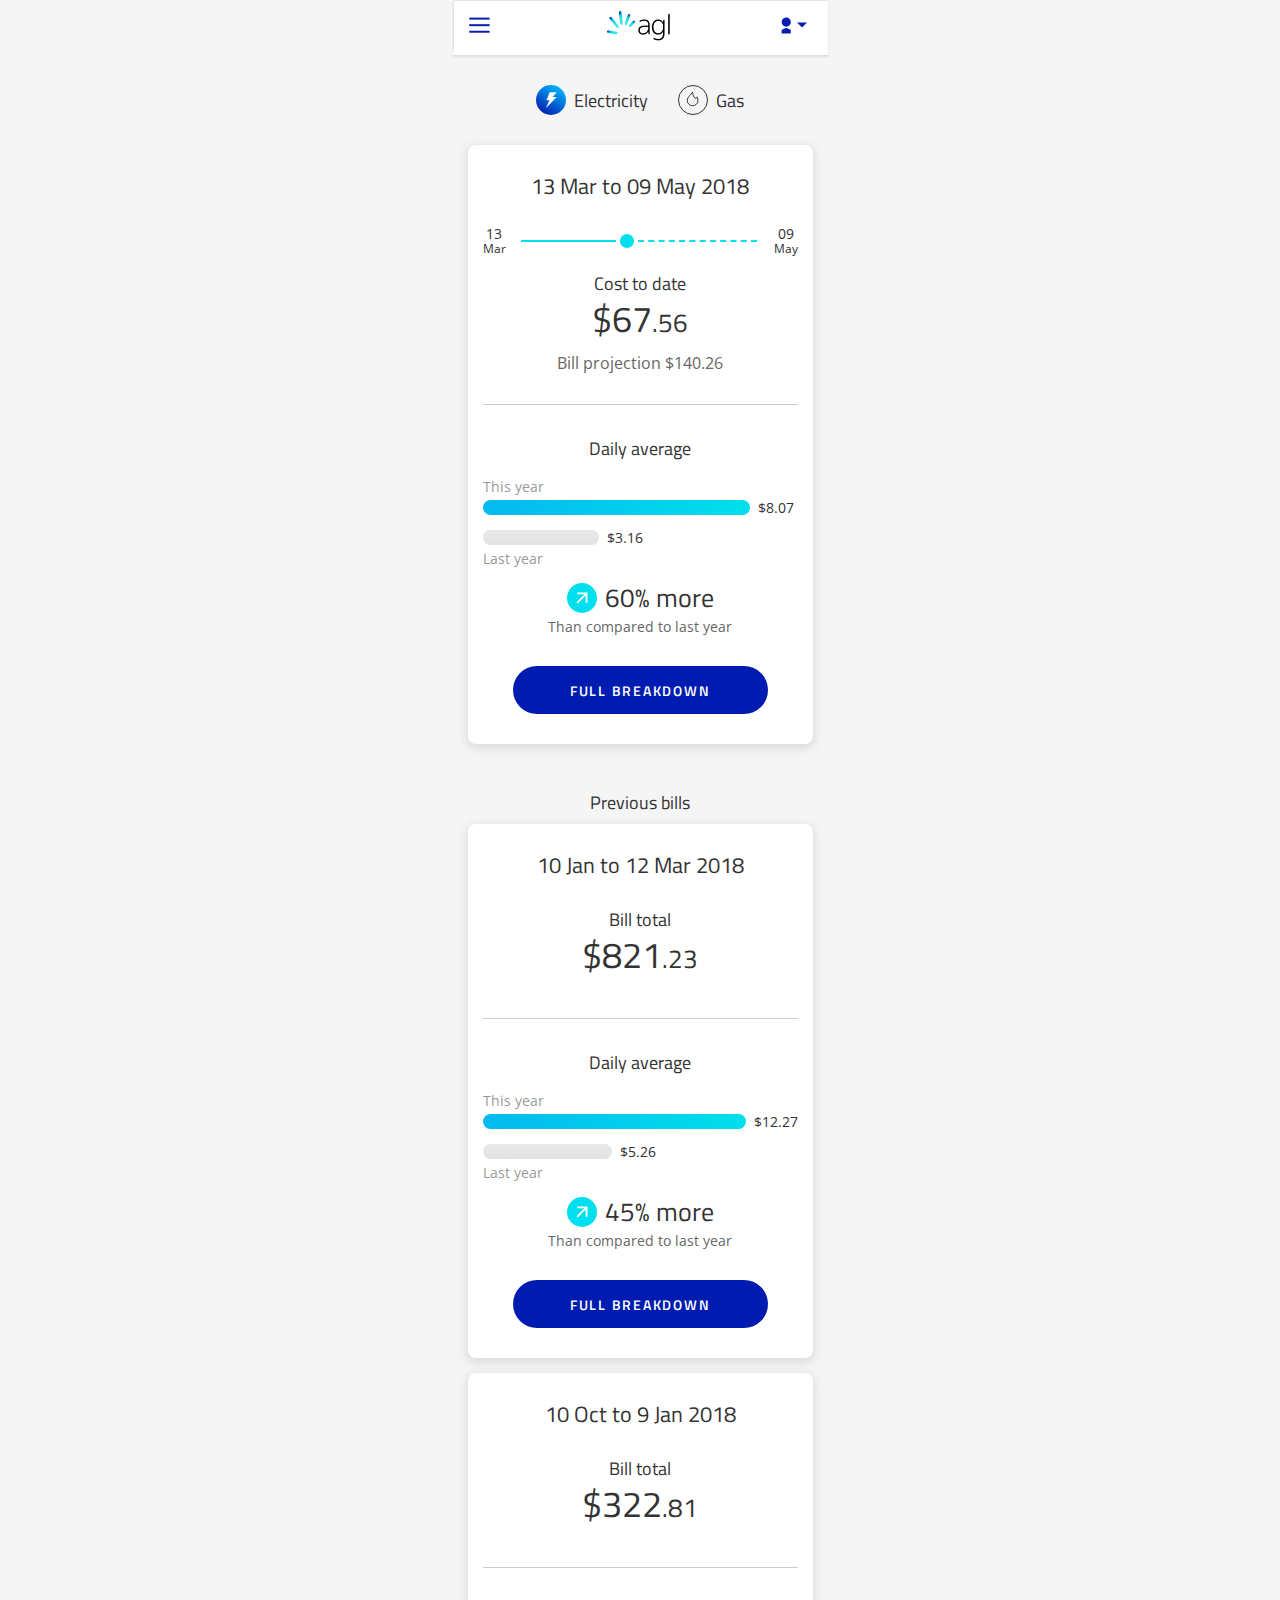
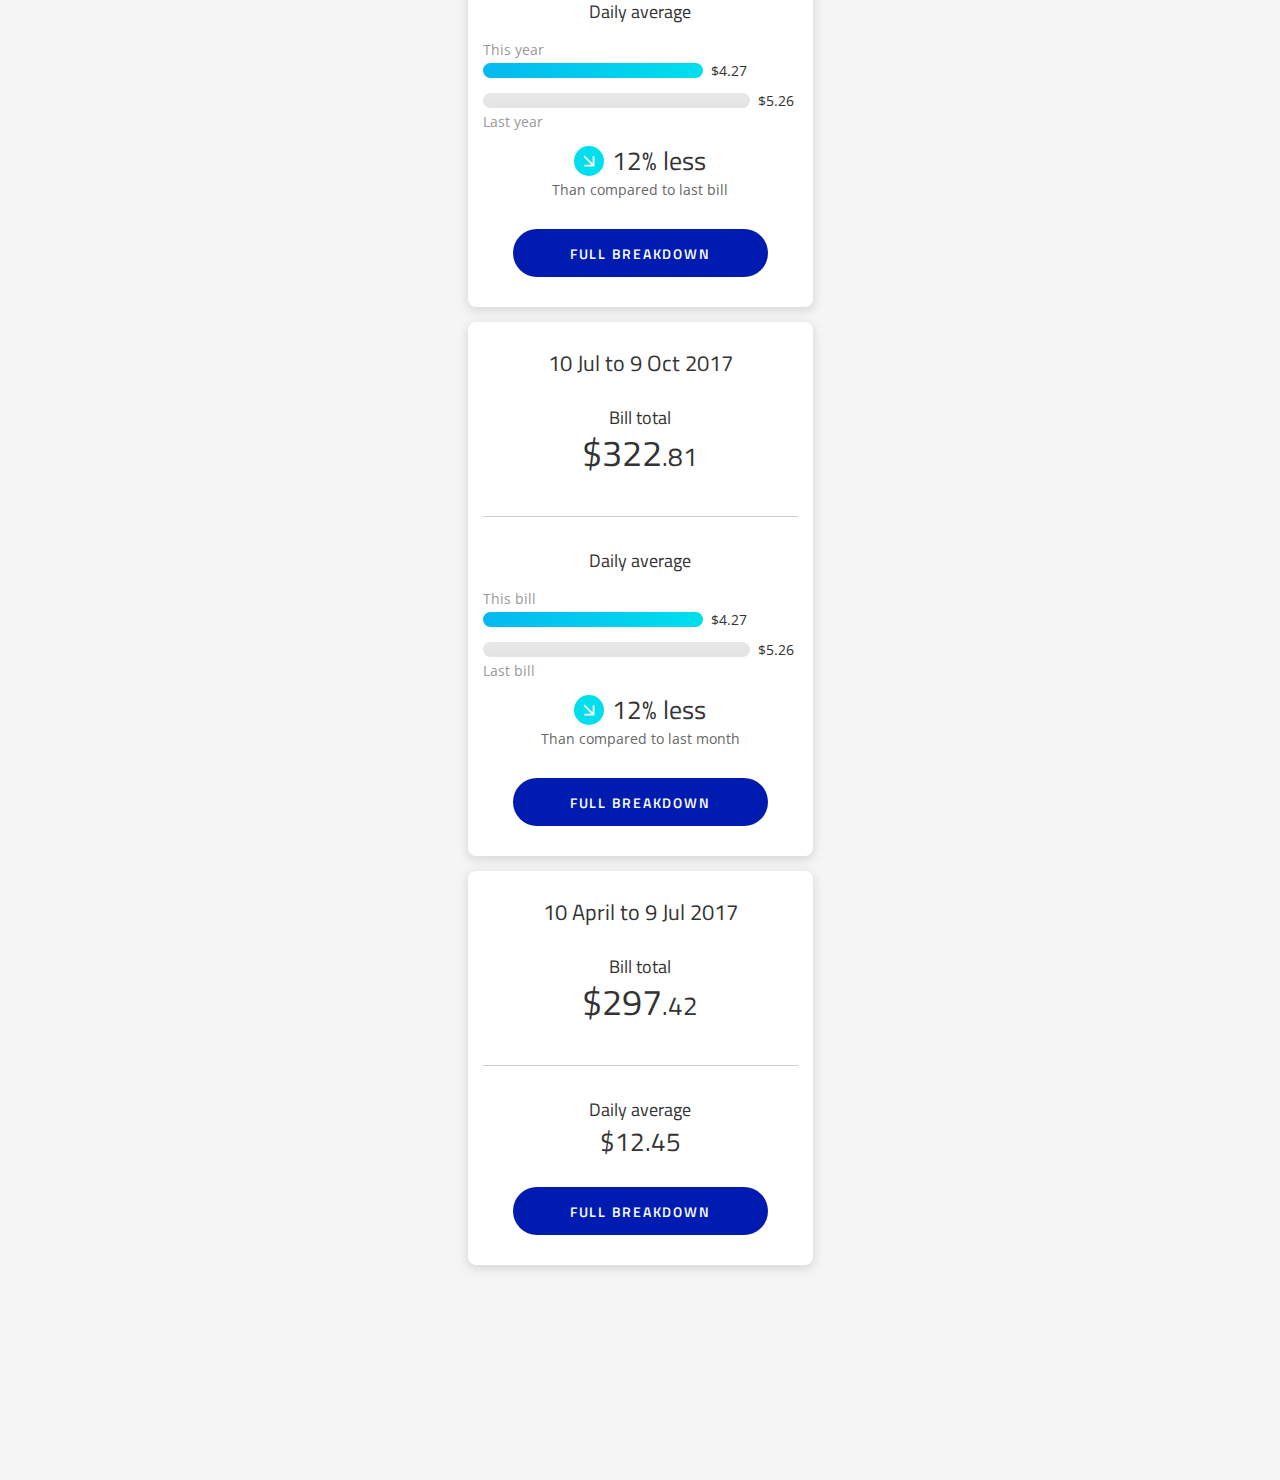
<file: index.html>
<!DOCTYPE html>
<html lang="en">
<head>
<meta charset="UTF-8">
<meta http-equiv="X-UA-Compatible" content="IE=edge">
<meta name="viewport" content="width=device-width, height=device-height, minimum-scale=1.0, initial-scale=1.0, user-scalable=0">
<meta name = "format-detection" content = "telephone=no">
<title>AGL Energy - Test</title>

<!-- Bootstrap -->
<link href="https://fonts.googleapis.com/css?family=Open+Sans:400,700|Titillium+Web:400,600, 700" rel="stylesheet">
<link href="https://fonts.googleapis.com/icon?family=Material+Icons" rel="stylesheet">
<link href="css/variables.css" rel="stylesheet">
<link href="css/usage-bp-mobile.css" rel="stylesheet">



<!-- HTML5 shim and Respond.js for IE8 support of HTML5 elements and media queries -->
<!-- WARNING: Respond.js doesn't work if you view the page via file:// -->
<!--[if lt IE 9]>
      <script src="https://oss.maxcdn.com/html5shiv/3.7.2/html5shiv.min.js"></script>
      <script src="https://oss.maxcdn.com/respond/1.4.2/respond.min.js"></script>
    <![endif]-->
    
    
<style>
</style>


</head>
<body>

<!-- Content -->
<div class="content-wrapper">

<!-- nav -->
<div class="nav-primary">
	<img src="images/nav-mobile.png">
</div>
<!-- / nav -->


<!-- tab -->
<div class="fuel-tab">
	<div class="fuel-tab-icon"><img src="images/elec-icon-active.svg"></div>
	<div class="fuel-tab-label fuel-tab-label-elec">Electricity</div>
	<div class="fuel-tab-icon"><img src="images/gas-icon-inactive-03.svg"></div>
	<div class="fuel-tab-label fuel-tab-label-gas fuel-tab-static">Gas</div>
</div>
<!-- / tab -->


<!-- current bill period -->
<div class="bp-wrapper bp-current">
	
	<div class="bp-date">13 Mar to 09 May 2018</div>
	
	
<!-- tracker -->
	<div class="bp-tracker-wrapper">
		<div class="bp-tracker-start-date">13<br> <span class="month">Mar</span></div>	
		<div class="bp-tracker-gfx">
			<div class="bp-tracker-gfx-start"></div>
			<div class="bp-tracker-gfx-current"></div>
			<div class="bp-tracker-gfx-end"></div>
		</div>	
		<div class="bp-tracker-start-end">09<br> <span class="month">May</span></div>	
	</div>
<!-- /tracker -->

<!-- cost to date -->
	<div class="bp-ctd-wrapper">
		<div class="bp-ctd-hd">Cost to date</div>	
		<div class="bp-ctd-amount"><span class="">$</span>67<span class="no-small">.56</span><span class="ctd-kwh">253kWh</span></div>
		<div class="bp-ctd-projection">Bill projection $140.26 </div>
	</div>
<!-- /cost to date -->



<!-- snapshot -->
	<div class="bp-snap-wrapper">
		<div class="bp-snap-hd">Daily average</div>
		
		<div class="bp-snap-compare-wrapper">
			<div class="bp-snap-compare-this">
				<div class="bp-snap-compare-label">This year</div>
				<div class="bp-snap-compare-bar-wrapper">
					<div class="bp-snap-compare-bar"></div>
					<div class="bp-snap-compare-amount">$8.07</div>
				</div>
			</div>
			<div class="bp-snap-compare-last">
				<div class="bp-snap-compare-bar-wrapper">
					<div class="bp-snap-compare-bar"></div>
					<div class="bp-snap-compare-amount">$3.16</div>
				</div>
				<div class="bp-snap-compare-label">Last year</div>
			</div>
		</div>
		
		<div class="bp-snap-insight">
			<div class="bp-snap-insight-delta"><img src="images/up-icon.svg"></div>
			<div class="bp-snap-insight-hd">60% more</div>
		</div>
		<div class="bp-snap-insight-sub">Than compared to last year</div>
	</div>
<!-- /snapshot date -->

	<button href="#" >Full breakdown</button>

</div>
<!-- / current bill period -->

<div class="prev-bill-hd">Previous bills</div>

<!-- past bill period 01  -->
<div class="bp-wrapper bp-past bp-past-01">
	
	<div class="bp-date">10 Jan to 12 Mar 2018</div>

<!-- cost to date -->
	<div class="bp-ctd-wrapper">
		<div class="bp-ctd-hd">Bill total</div>	
		<div class="bp-ctd-amount">$821<span class="no-small">.23</span></div>
		<div class="bp-ctd-projection"> </div>
	</div>
<!-- /cost to date -->



<!-- snapshot -->
	<div class="bp-snap-wrapper">
		<div class="bp-snap-hd">Daily average</div>
		
		<div class="bp-snap-compare-wrapper">
			<div class="bp-snap-compare-this">
				<div class="bp-snap-compare-label">This year</div>
				<div class="bp-snap-compare-bar-wrapper">
					<div class="bp-snap-compare-bar"></div>
					<div class="bp-snap-compare-amount">$12.27</div>
				</div>
			</div>
			<div class="bp-snap-compare-last">
				<div class="bp-snap-compare-bar-wrapper">
					<div class="bp-snap-compare-bar"></div>
					<div class="bp-snap-compare-amount">$5.26</div>
				</div>
				<div class="bp-snap-compare-label">Last year</div>
			</div>
		</div>
		
		<div class="bp-snap-insight">
			<div class="bp-snap-insight-delta"><img src="images/up-icon.svg"></div>
			<div class="bp-snap-insight-hd">45% more</div>
		</div>
		<div class="bp-snap-insight-sub">Than compared to last year</div>
	</div>
<!-- /snapshot date -->

	<button href="#" >Full breakdown</button>

</div>
<!-- / past bill period 0 -->


<!-- past bill period 01  -->
<div class="bp-wrapper bp-past bp-past-02">
	
	<div class="bp-date">10 Oct to 9 Jan 2018</div>

<!-- cost to date -->
	<div class="bp-ctd-wrapper">
		<div class="bp-ctd-hd">Bill total</div>	
		<div class="bp-ctd-amount">$322<span class="no-small">.81</span></div>
	</div>
<!-- /cost to date -->



<!-- snapshot -->
	<div class="bp-snap-wrapper">
		<div class="bp-snap-hd">Daily average</div>
		
		<div class="bp-snap-compare-wrapper">
			<div class="bp-snap-compare-this">
				<div class="bp-snap-compare-label">This year</div>
				<div class="bp-snap-compare-bar-wrapper">
					<div class="bp-snap-compare-bar"></div>
					<div class="bp-snap-compare-amount">$4.27</div>
				</div>
			</div>
			<div class="bp-snap-compare-last">
				<div class="bp-snap-compare-bar-wrapper">
					<div class="bp-snap-compare-bar"></div>
					<div class="bp-snap-compare-amount">$5.26</div>
				</div>
				<div class="bp-snap-compare-label">Last year</div>
			</div>
		</div>
		
		<div class="bp-snap-insight">
			<div class="bp-snap-insight-delta"><img src="images/down-icon.svg"></div>
			<div class="bp-snap-insight-hd">12% less</div>
		</div>
		<div class="bp-snap-insight-sub">Than compared to last bill</div>
	</div>
<!-- /snapshot date -->

	<button href="#" >Full breakdown</button>

</div>
<!-- / past bill period 0 -->


<!-- past bill period 01  -->
<div class="bp-wrapper bp-past bp-past-02">
	
	<div class="bp-date">10 Jul to 9 Oct 2017</div>

<!-- cost to date -->
	<div class="bp-ctd-wrapper">
		<div class="bp-ctd-hd">Bill total</div>	
		<div class="bp-ctd-amount">$322<span class="no-small">.81</span></div>
	</div>
<!-- /cost to date -->



<!-- snapshot -->
	<div class="bp-snap-wrapper">
		<div class="bp-snap-hd">Daily average</div>
		
		<div class="bp-snap-compare-wrapper">
			<div class="bp-snap-compare-this">
				<div class="bp-snap-compare-label">This bill</div>
				<div class="bp-snap-compare-bar-wrapper">
					<div class="bp-snap-compare-bar"></div>
					<div class="bp-snap-compare-amount">$4.27</div>
				</div>
			</div>
			<div class="bp-snap-compare-last">
				<div class="bp-snap-compare-bar-wrapper">
					<div class="bp-snap-compare-bar"></div>
					<div class="bp-snap-compare-amount">$5.26</div>
				</div>
				<div class="bp-snap-compare-label">Last bill</div>
			</div>
		</div>
		
		<div class="bp-snap-insight">
			<div class="bp-snap-insight-delta"><img src="images/down-icon.svg"></div>
			<div class="bp-snap-insight-hd">12% less</div>
		</div>
		<div class="bp-snap-insight-sub">Than compared to last month</div>
	</div>
<!-- /snapshot date -->

	<button href="#" >Full breakdown</button>

</div>
<!-- / past bill period 0 -->



<!-- past bill period 01  -->
<div class="bp-wrapper bp-past bp-past-02">
	
	<div class="bp-date">10 April to 9 Jul 2017</div>

<!-- cost to date -->
	<div class="bp-ctd-wrapper">
		<div class="bp-ctd-hd">Bill total</div>	
		<div class="bp-ctd-amount">$297<span class="no-small">.42</span></div>
	</div>
<!-- /cost to date -->



<!-- snapshot -->
	<div class="bp-snap-wrapper one-year">
		<div class="bp-snap-hd">Daily average</div>
		<div class="bp-snap-insight-hd">$12.45</div>
	</div>
<!-- /snapshot date -->

	<button href="#" >Full breakdown</button>

</div>
<!-- / past bill period 0 -->


</div>
<!-- / Content -->

<script src="js/jquery-1.11.3.min.js"></script>


</body>
</html>
</file>
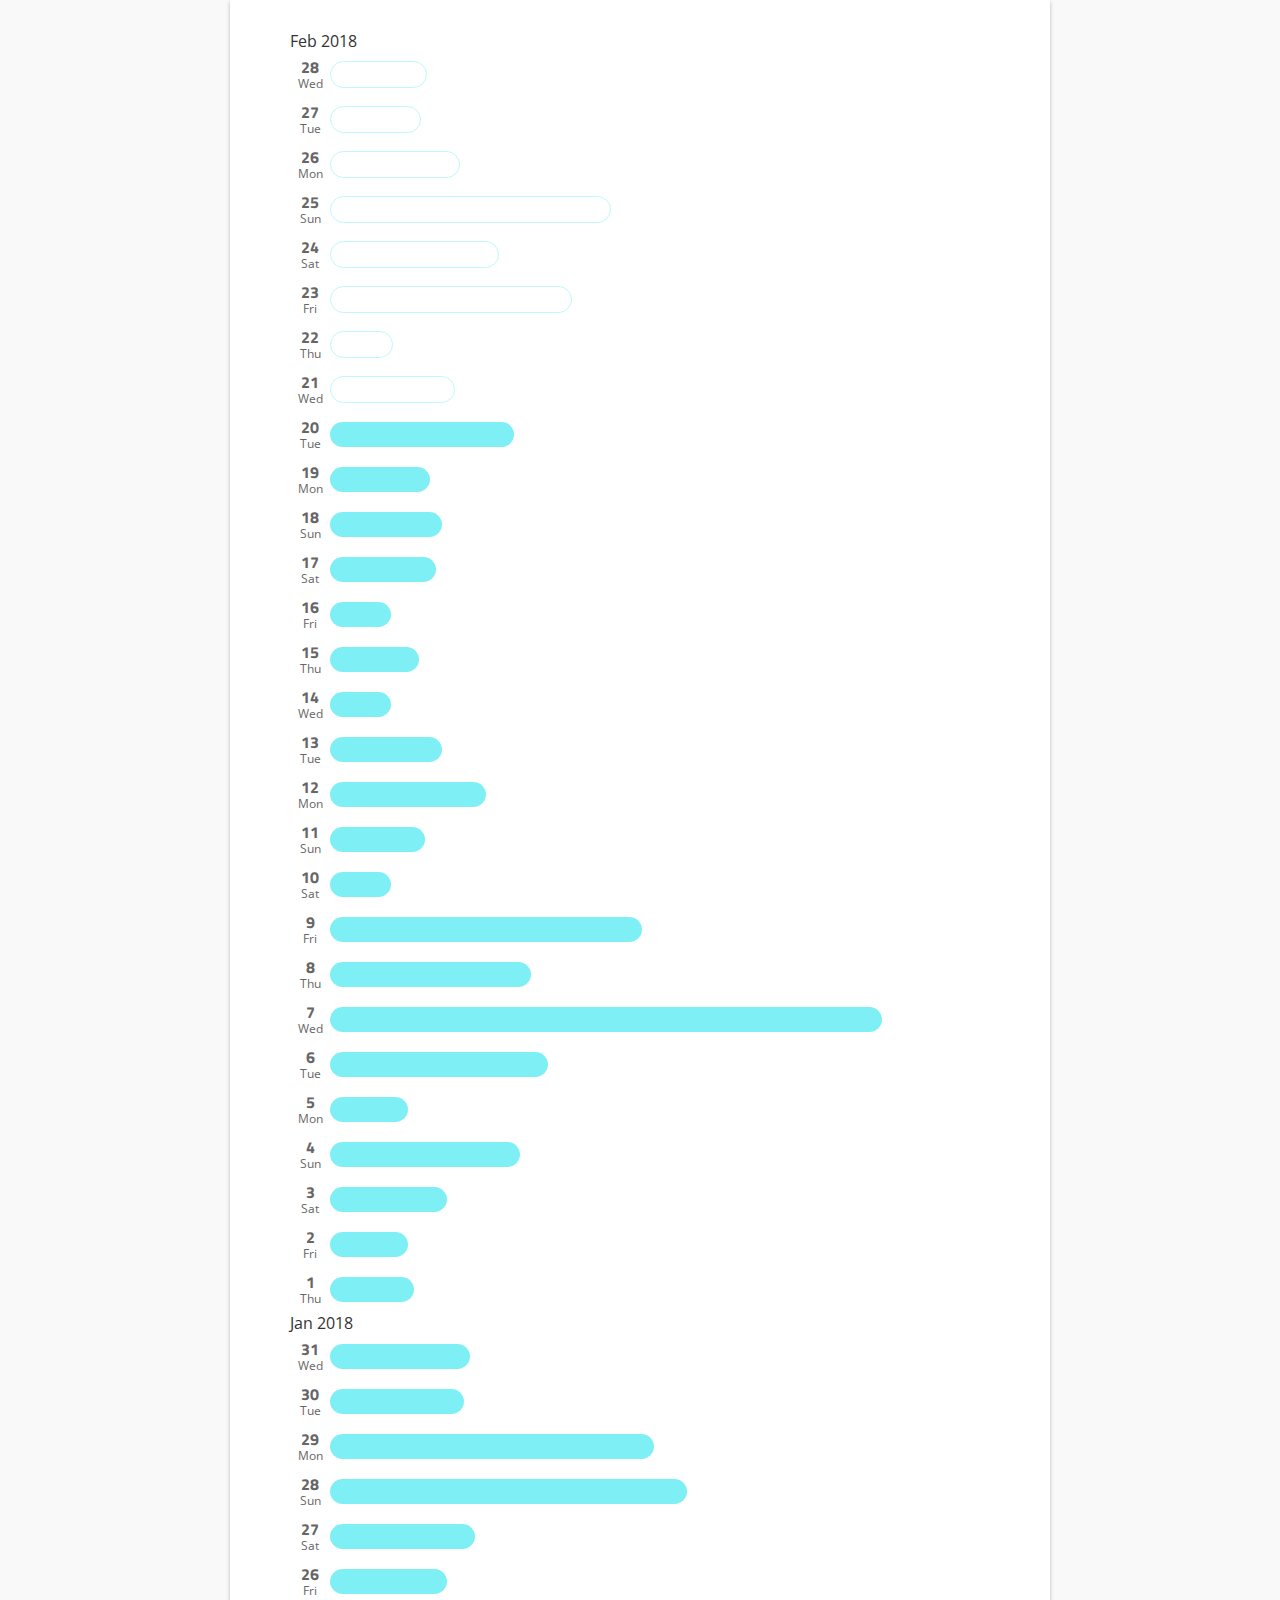
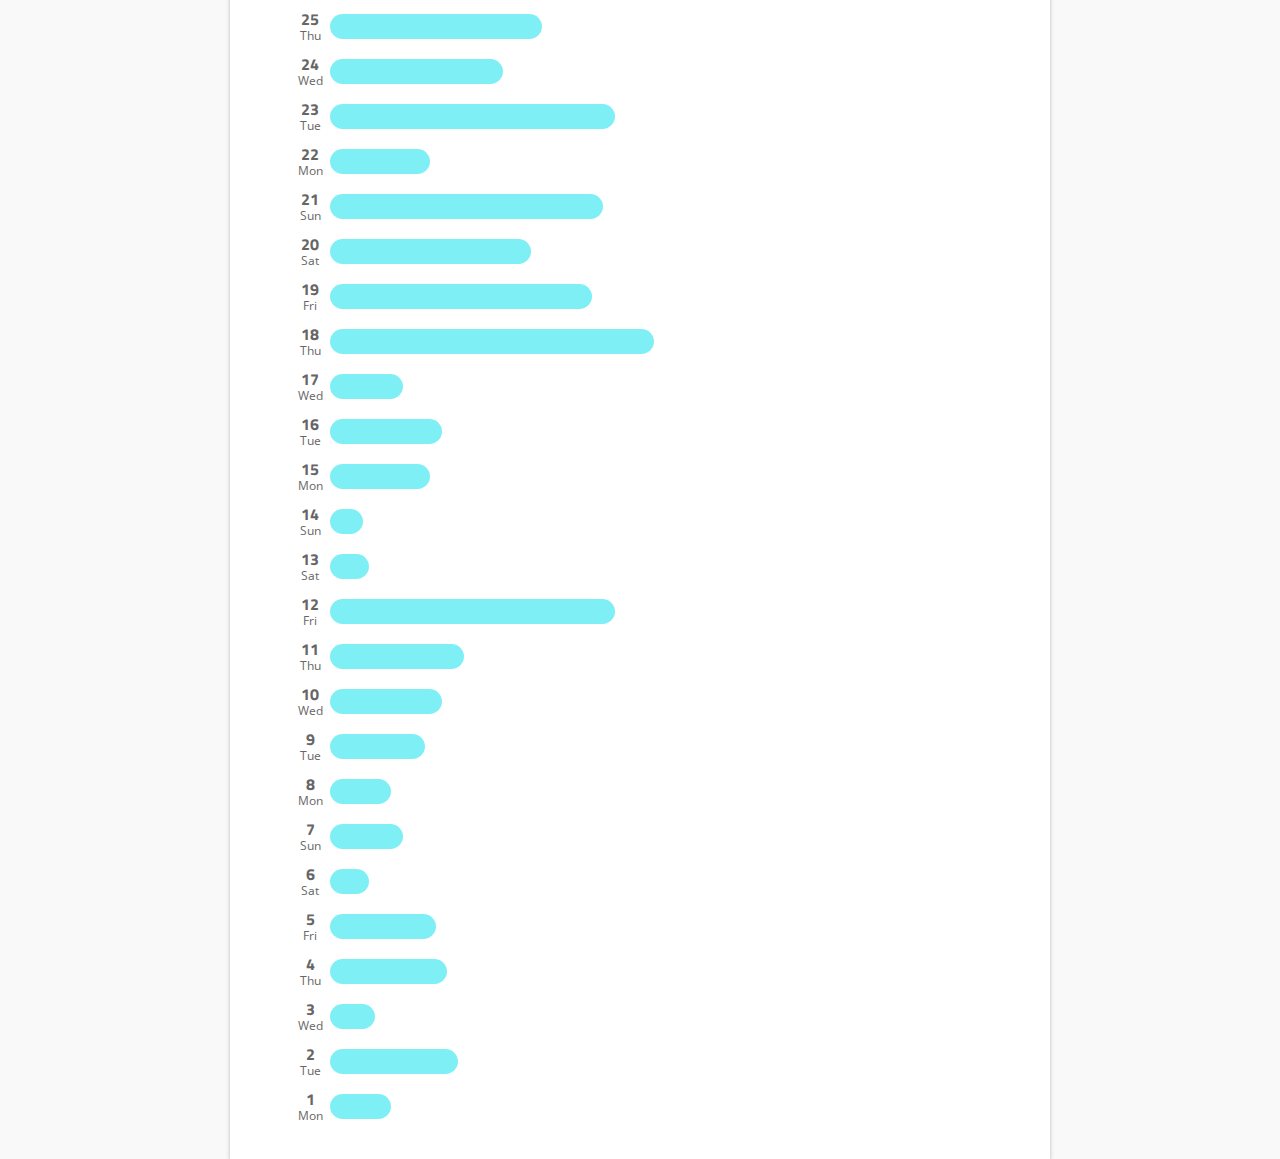
<file: index-a.html>
<!DOCTYPE html>
<html lang="en">
<head>
<meta charset="UTF-8">
<meta http-equiv="X-UA-Compatible" content="IE=edge">
<meta name="viewport" content="width=device-width, height=device-height, minimum-scale=1.0, initial-scale=1.0, user-scalable=0">
<meta name = "format-detection" content = "telephone=no">
<title>AGL Energy - Test</title>

<!-- Bootstrap -->
<link href="https://fonts.googleapis.com/css?family=Open+Sans:400,700|Titillium+Web:400,700" rel="stylesheet">
<link href="https://fonts.googleapis.com/icon?family=Material+Icons" rel="stylesheet">
<link href="css/style.css" rel="stylesheet">


<!-- HTML5 shim and Respond.js for IE8 support of HTML5 elements and media queries -->
<!-- WARNING: Respond.js doesn't work if you view the page via file:// -->
<!--[if lt IE 9]>
      <script src="https://oss.maxcdn.com/html5shiv/3.7.2/html5shiv.min.js"></script>
      <script src="https://oss.maxcdn.com/respond/1.4.2/respond.min.js"></script>
    <![endif]-->
    
    
<style>
</style>


</head>
<body>

<!-- Content -->
<div class="content-wrapper">


<!-- monthly usage -->
<div class="month-usage">	
	
<div class="" id="current-bill-period">
<!-- Data Set 01 -->
<div class="mm-data" id="mm-data-01">
	<div class="mm-header"></div>
	<div class="mm-item projected" id="mm-item-0"></div>
	<div class="mm-item projected" id="mm-item-1"></div>
	<div class="mm-item projected" id="mm-item-2"></div>
	<div class="mm-item projected" id="mm-item-3"></div>
	<div class="mm-item projected" id="mm-item-4"></div>
	<div class="mm-item projected" id="mm-item-5"></div>
	<div class="mm-item projected" id="mm-item-6"></div>
	<div class="mm-item projected" id="mm-item-7"></div>
	<div class="mm-item" id="mm-item-8"></div>
	<div class="mm-item" id="mm-item-9"></div>
	<div class="mm-item" id="mm-item-10"></div>
	<div class="mm-item" id="mm-item-11"></div>
	<div class="mm-item" id="mm-item-12"></div>
	<div class="mm-item" id="mm-item-13"></div>
	<div class="mm-item" id="mm-item-14"></div>
	<div class="mm-item" id="mm-item-15"></div>
	<div class="mm-item" id="mm-item-16"></div>
	<div class="mm-item" id="mm-item-17"></div>
	<div class="mm-item" id="mm-item-18"></div>
	<div class="mm-item" id="mm-item-19"></div>
	<div class="mm-item" id="mm-item-20"></div>
	<div class="mm-item" id="mm-item-21"></div>
	<div class="mm-item" id="mm-item-22"></div>
	<div class="mm-item" id="mm-item-23"></div>
	<div class="mm-item" id="mm-item-24"></div>
	<div class="mm-item" id="mm-item-25"></div>
	<div class="mm-item" id="mm-item-26"></div>
	<div class="mm-item" id="mm-item-27"></div>
</div>
<!-- / Data Set 01 -->
</div>


<!-- Data Set 02 -->
<div class="mm-data" id="mm-data-02">
	<div class="mm-header"></div>
	<div class="mm-item" id="mm-item-0"></div>
	<div class="mm-item" id="mm-item-1"></div>
	<div class="mm-item" id="mm-item-2"></div>
	<div class="mm-item" id="mm-item-3"></div>
	<div class="mm-item" id="mm-item-4"></div>
	<div class="mm-item" id="mm-item-5"></div>
	<div class="mm-item" id="mm-item-6"></div>
	<div class="mm-item" id="mm-item-7"></div>
	<div class="mm-item" id="mm-item-8"></div>
	<div class="mm-item" id="mm-item-9"></div>
	<div class="mm-item" id="mm-item-10"></div>
	<div class="mm-item" id="mm-item-11"></div>
	<div class="mm-item" id="mm-item-12"></div>
	<div class="mm-item" id="mm-item-13"></div>
	<div class="mm-item" id="mm-item-14"></div>
	<div class="mm-item" id="mm-item-15"></div>
	<div class="mm-item" id="mm-item-16"></div>
	<div class="mm-item" id="mm-item-17"></div>
	<div class="mm-item" id="mm-item-18"></div>
	<div class="mm-item" id="mm-item-19"></div>
	<div class="mm-item" id="mm-item-20"></div>
	<div class="mm-item" id="mm-item-21"></div>
	<div class="mm-item" id="mm-item-22"></div>
	<div class="mm-item" id="mm-item-23"></div>
	<div class="mm-item" id="mm-item-24"></div>
	<div class="mm-item" id="mm-item-25"></div>
	<div class="mm-item" id="mm-item-26"></div>
	<div class="mm-item" id="mm-item-27"></div>
	<div class="mm-item" id="mm-item-28"></div>
	<div class="mm-item" id="mm-item-29"></div>
	<div class="mm-item" id="mm-item-30"></div>
</div>
<!-- / Data Set 02 -->

</div>
<!-- /monthly usage -->


<!-- day usage -->
<div class="day-usage">	
	
<!-- day usage data set 01 -->
<div class="mm-data dy-data" id="dy-data-01">
	<div class="mm-header" id="dy-header-01"></div>
	<div class="mm-item" id="mm-item-0"></div>
	<div class="mm-item" id="mm-item-1"></div>
	<div class="mm-item" id="mm-item-2"></div>
	<div class="mm-item" id="mm-item-3"></div>
	<div class="mm-item" id="mm-item-4"></div>
	<div class="mm-item" id="mm-item-5"></div>
	<div class="mm-item" id="mm-item-6"></div>
	<div class="mm-item" id="mm-item-7"></div>
	<div class="mm-item" id="mm-item-8"></div>
	<div class="mm-item" id="mm-item-9"></div>
	<div class="mm-item" id="mm-item-10"></div>
	<div class="mm-item" id="mm-item-12"></div>
	<div class="mm-item" id="mm-item-13"></div>
	<div class="mm-item" id="mm-item-14"></div>
	<div class="mm-item" id="mm-item-15"></div>
	<div class="mm-item" id="mm-item-16"></div>
	<div class="mm-item" id="mm-item-17"></div>
	<div class="mm-item" id="mm-item-18"></div>
	<div class="mm-item" id="mm-item-19"></div>
	<div class="mm-item" id="mm-item-20"></div>
	<div class="mm-item" id="mm-item-21"></div>
	<div class="mm-item" id="mm-item-22"></div>
	<div class="mm-item" id="mm-item-23"></div>
</div>
<!-- / day usage data set 01 -->

<!-- day usage data set 02 -->
<div class="mm-data dy-data" id="dy-data-02">
	<div class="mm-header" id="dy-header-01"></div>
	<div class="mm-item" id="mm-item-0"></div>
	<div class="mm-item" id="mm-item-1"></div>
	<div class="mm-item" id="mm-item-2"></div>
	<div class="mm-item" id="mm-item-3"></div>
	<div class="mm-item" id="mm-item-4"></div>
	<div class="mm-item" id="mm-item-5"></div>
	<div class="mm-item" id="mm-item-6"></div>
	<div class="mm-item" id="mm-item-7"></div>
	<div class="mm-item" id="mm-item-8"></div>
	<div class="mm-item" id="mm-item-9"></div>
	<div class="mm-item" id="mm-item-10"></div>
	<div class="mm-item" id="mm-item-12"></div>
	<div class="mm-item" id="mm-item-13"></div>
	<div class="mm-item" id="mm-item-14"></div>
	<div class="mm-item" id="mm-item-15"></div>
	<div class="mm-item" id="mm-item-16"></div>
	<div class="mm-item" id="mm-item-17"></div>
	<div class="mm-item" id="mm-item-18"></div>
	<div class="mm-item" id="mm-item-19"></div>
	<div class="mm-item" id="mm-item-20"></div>
	<div class="mm-item" id="mm-item-21"></div>
	<div class="mm-item" id="mm-item-22"></div>
	<div class="mm-item" id="mm-item-23"></div>
</div>
<!-- / day usage data set 02 -->

<!-- day usage data set 03 -->
<div class="mm-data dy-data" id="dy-data-03">
	<div class="mm-header" id="dy-header-01"></div>
	<div class="mm-item" id="mm-item-0"></div>
	<div class="mm-item" id="mm-item-1"></div>
	<div class="mm-item" id="mm-item-2"></div>
	<div class="mm-item" id="mm-item-3"></div>
	<div class="mm-item" id="mm-item-4"></div>
	<div class="mm-item" id="mm-item-5"></div>
	<div class="mm-item" id="mm-item-6"></div>
	<div class="mm-item" id="mm-item-7"></div>
	<div class="mm-item" id="mm-item-8"></div>
	<div class="mm-item" id="mm-item-9"></div>
	<div class="mm-item" id="mm-item-10"></div>
	<div class="mm-item" id="mm-item-12"></div>
	<div class="mm-item" id="mm-item-13"></div>
	<div class="mm-item" id="mm-item-14"></div>
	<div class="mm-item" id="mm-item-15"></div>
	<div class="mm-item" id="mm-item-16"></div>
	<div class="mm-item" id="mm-item-17"></div>
	<div class="mm-item" id="mm-item-18"></div>
	<div class="mm-item" id="mm-item-19"></div>
	<div class="mm-item" id="mm-item-20"></div>
	<div class="mm-item" id="mm-item-21"></div>
	<div class="mm-item" id="mm-item-22"></div>
	<div class="mm-item" id="mm-item-23"></div>
</div>
<!-- / day usage data set 03 -->

<!-- day usage data set 04 -->
<div class="mm-data dy-data" id="dy-data-04">
	<div class="mm-header" id="dy-header-01"></div>
	<div class="mm-item" id="mm-item-0"></div>
	<div class="mm-item" id="mm-item-1"></div>
	<div class="mm-item" id="mm-item-2"></div>
	<div class="mm-item" id="mm-item-3"></div>
	<div class="mm-item" id="mm-item-4"></div>
	<div class="mm-item" id="mm-item-5"></div>
	<div class="mm-item" id="mm-item-6"></div>
	<div class="mm-item" id="mm-item-7"></div>
	<div class="mm-item" id="mm-item-8"></div>
	<div class="mm-item" id="mm-item-9"></div>
	<div class="mm-item" id="mm-item-10"></div>
	<div class="mm-item" id="mm-item-12"></div>
	<div class="mm-item" id="mm-item-13"></div>
	<div class="mm-item" id="mm-item-14"></div>
	<div class="mm-item" id="mm-item-15"></div>
	<div class="mm-item" id="mm-item-16"></div>
	<div class="mm-item" id="mm-item-17"></div>
	<div class="mm-item" id="mm-item-18"></div>
	<div class="mm-item" id="mm-item-19"></div>
	<div class="mm-item" id="mm-item-20"></div>
	<div class="mm-item" id="mm-item-21"></div>
	<div class="mm-item" id="mm-item-22"></div>
	<div class="mm-item" id="mm-item-23"></div>
</div>
<!-- / day usage data set 04 -->

<!-- day usage data set 05 -->
<div class="mm-data dy-data" id="dy-data-05">
	<div class="mm-header" id="dy-header-01"></div>
	<div class="mm-item" id="mm-item-0"></div>
	<div class="mm-item" id="mm-item-1"></div>
	<div class="mm-item" id="mm-item-2"></div>
	<div class="mm-item" id="mm-item-3"></div>
	<div class="mm-item" id="mm-item-4"></div>
	<div class="mm-item" id="mm-item-5"></div>
	<div class="mm-item" id="mm-item-6"></div>
	<div class="mm-item" id="mm-item-7"></div>
	<div class="mm-item" id="mm-item-8"></div>
	<div class="mm-item" id="mm-item-9"></div>
	<div class="mm-item" id="mm-item-10"></div>
	<div class="mm-item" id="mm-item-12"></div>
	<div class="mm-item" id="mm-item-13"></div>
	<div class="mm-item" id="mm-item-14"></div>
	<div class="mm-item" id="mm-item-15"></div>
	<div class="mm-item" id="mm-item-16"></div>
	<div class="mm-item" id="mm-item-17"></div>
	<div class="mm-item" id="mm-item-18"></div>
	<div class="mm-item" id="mm-item-19"></div>
	<div class="mm-item" id="mm-item-20"></div>
	<div class="mm-item" id="mm-item-21"></div>
	<div class="mm-item" id="mm-item-22"></div>
	<div class="mm-item" id="mm-item-23"></div>
</div>
<!-- / day usage data set 05 -->

<!-- day usage data set 06 -->
<div class="mm-data dy-data" id="dy-data-06">
	<div class="mm-header" id="dy-header-01"></div>
	<div class="mm-item" id="mm-item-0"></div>
	<div class="mm-item" id="mm-item-1"></div>
	<div class="mm-item" id="mm-item-2"></div>
	<div class="mm-item" id="mm-item-3"></div>
	<div class="mm-item" id="mm-item-4"></div>
	<div class="mm-item" id="mm-item-5"></div>
	<div class="mm-item" id="mm-item-6"></div>
	<div class="mm-item" id="mm-item-7"></div>
	<div class="mm-item" id="mm-item-8"></div>
	<div class="mm-item" id="mm-item-9"></div>
	<div class="mm-item" id="mm-item-10"></div>
	<div class="mm-item" id="mm-item-12"></div>
	<div class="mm-item" id="mm-item-13"></div>
	<div class="mm-item" id="mm-item-14"></div>
	<div class="mm-item" id="mm-item-15"></div>
	<div class="mm-item" id="mm-item-16"></div>
	<div class="mm-item" id="mm-item-17"></div>
	<div class="mm-item" id="mm-item-18"></div>
	<div class="mm-item" id="mm-item-19"></div>
	<div class="mm-item" id="mm-item-20"></div>
	<div class="mm-item" id="mm-item-21"></div>
	<div class="mm-item" id="mm-item-22"></div>
	<div class="mm-item" id="mm-item-23"></div>
</div>
<!-- / day usage data set 06 -->

</div>
<!-- /day usage -->


</div>
<!-- / Content -->

<!-- jQuery (necessary for Bootstrap's JavaScript plugins) --> 
<script src="js/jquery-1.11.3.min.js"></script>
<script src="js/usageData-01.js"></script>
<script src="js/usageData-02.js"></script>
<script src="js/usageData-Dy-Feb.js"></script>
<script src="js/usageLogic.js"></script>
<script src="js/usageLogic-Dy.js"></script>

</body>
</html>
</file>
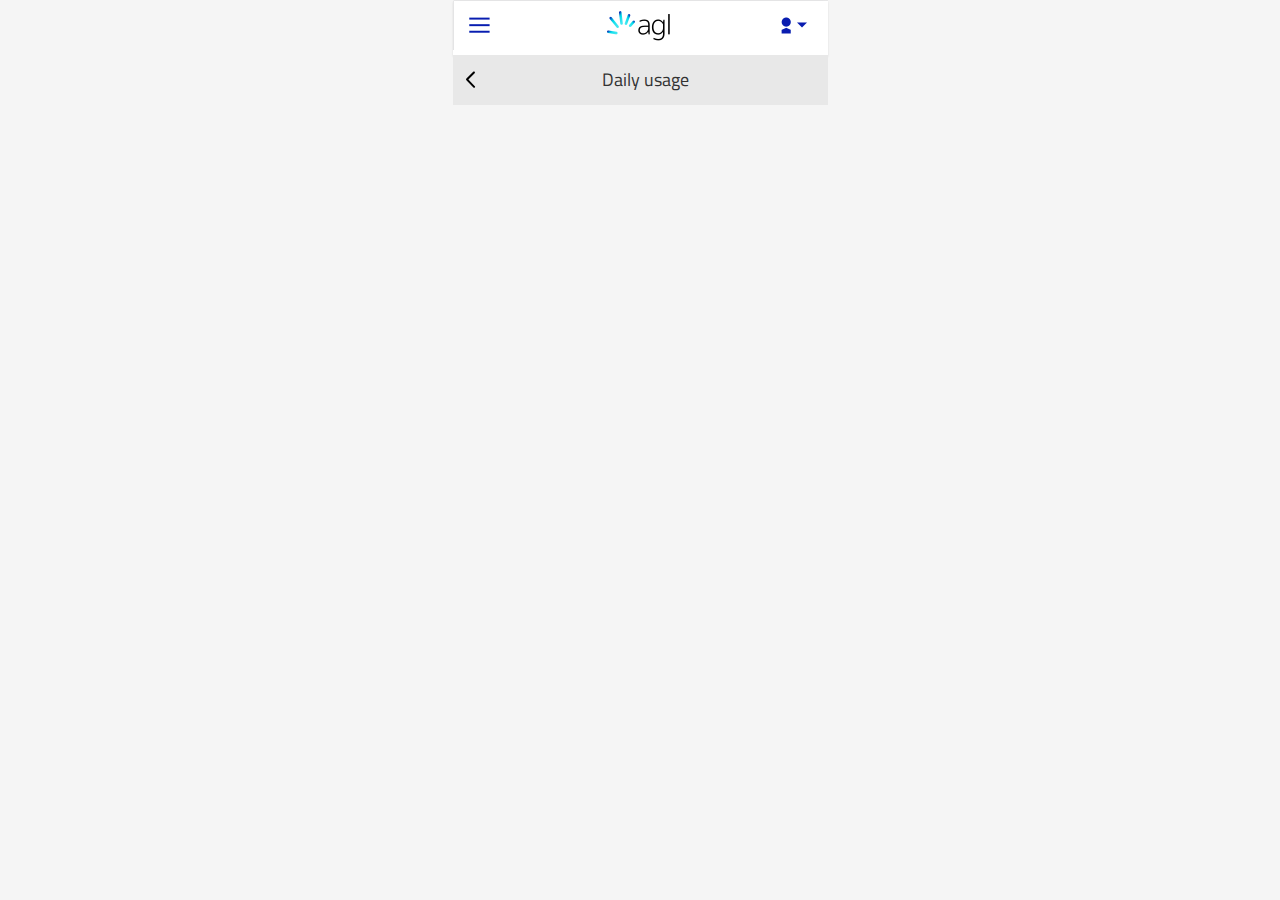
<file: usage-day-sm.html>
<!DOCTYPE html>
<html lang="en">
<head>
<meta charset="UTF-8">
<meta http-equiv="X-UA-Compatible" content="IE=edge">
<meta name="viewport" content="width=device-width, height=device-height, minimum-scale=1.0, initial-scale=1.0, user-scalable=0">
<meta name = "format-detection" content = "telephone=no">
<title>AGL Energy - Test</title>

<link href="https://fonts.googleapis.com/css?family=Open+Sans:400,700|Titillium+Web:400,600, 700" rel="stylesheet">
<link href="https://fonts.googleapis.com/icon?family=Material+Icons" rel="stylesheet">
<link href="css/usage-dy-mobile.css" rel="stylesheet">

</head>
<body>

<!-- Content -->
<div class="content-wrapper">

<!-- nav -->
<div class="nav-primary">
	<img src="images/nav-mobile.png">
</div>
<!-- / nav -->

<!-- sub nav -->
<div class="nav-sub">
	<img src="images/icon-back.svg">
	<div class="nav-sub-hd">Daily usage</div>
</div>
<!-- / sub nav -->





</div>
<!-- / Content -->

<script src="js/jquery-1.11.3.min.js"></script>


</body>
</html>
</file>
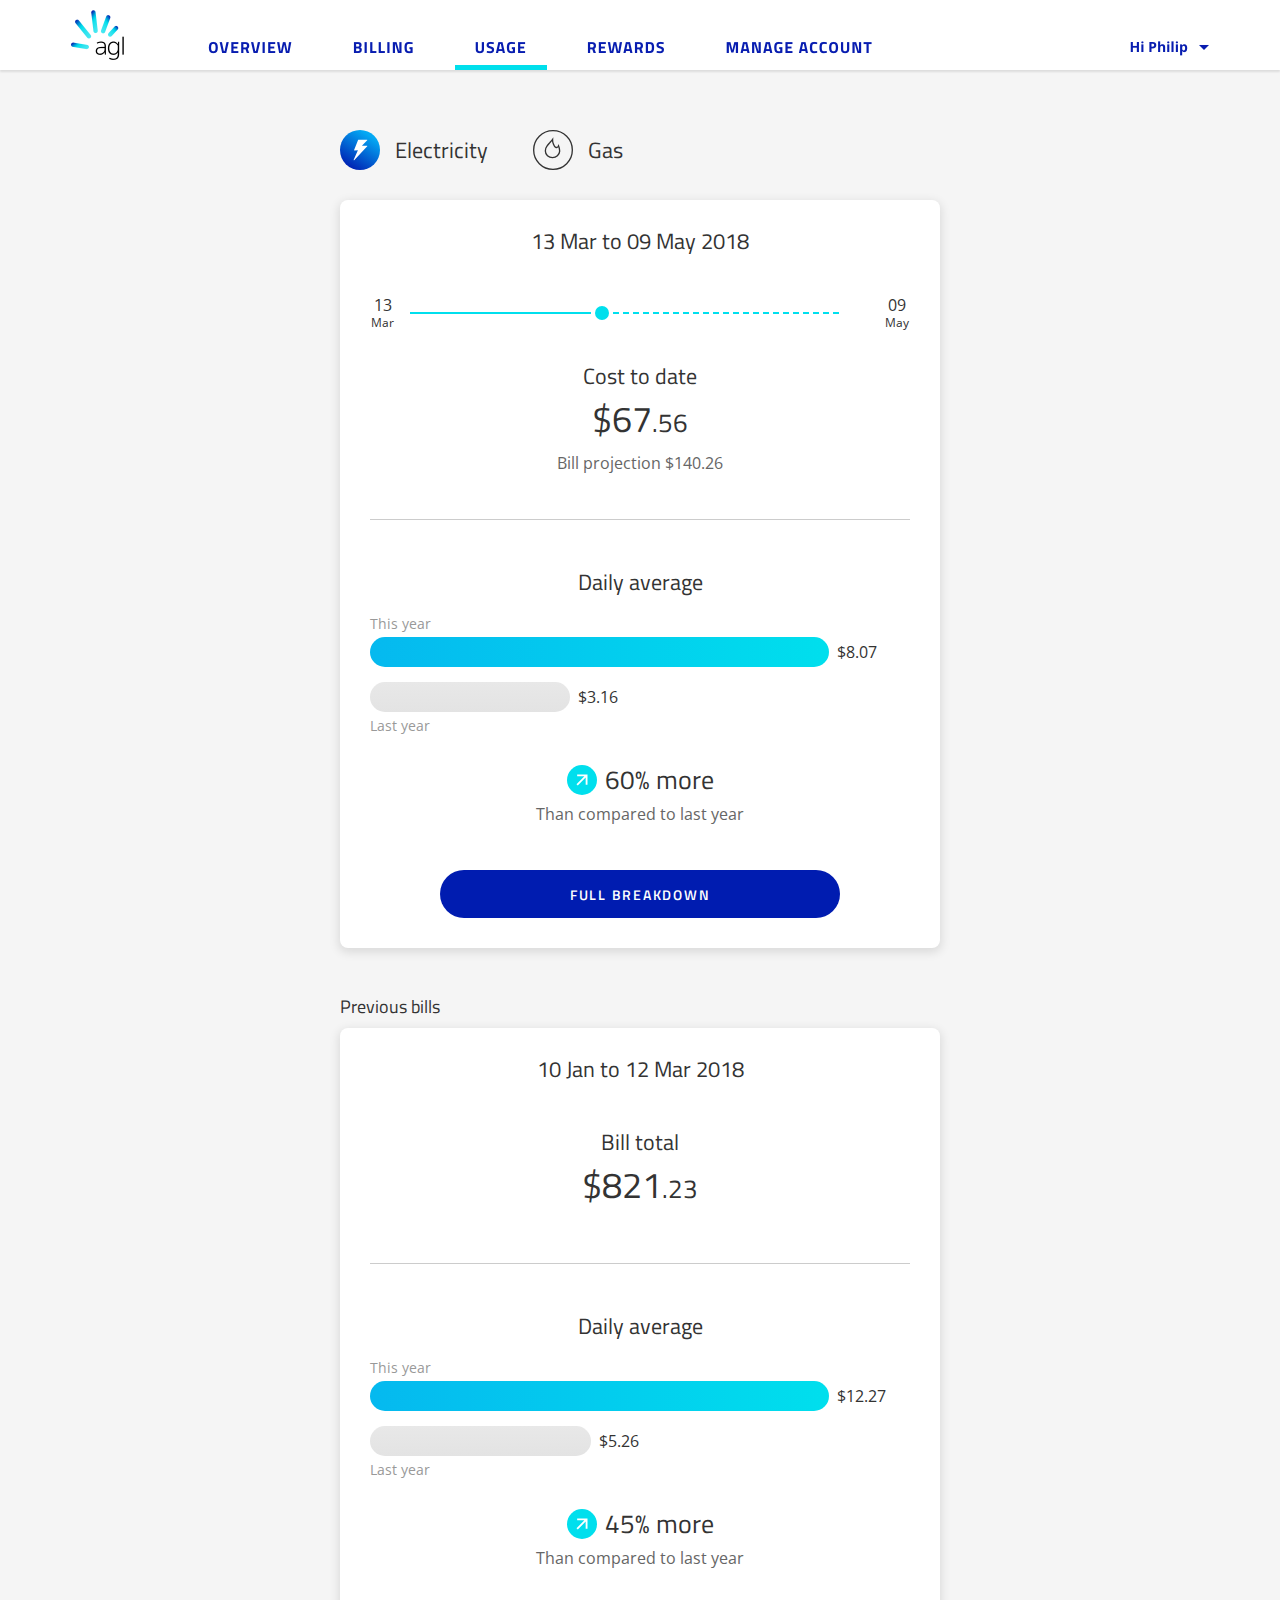
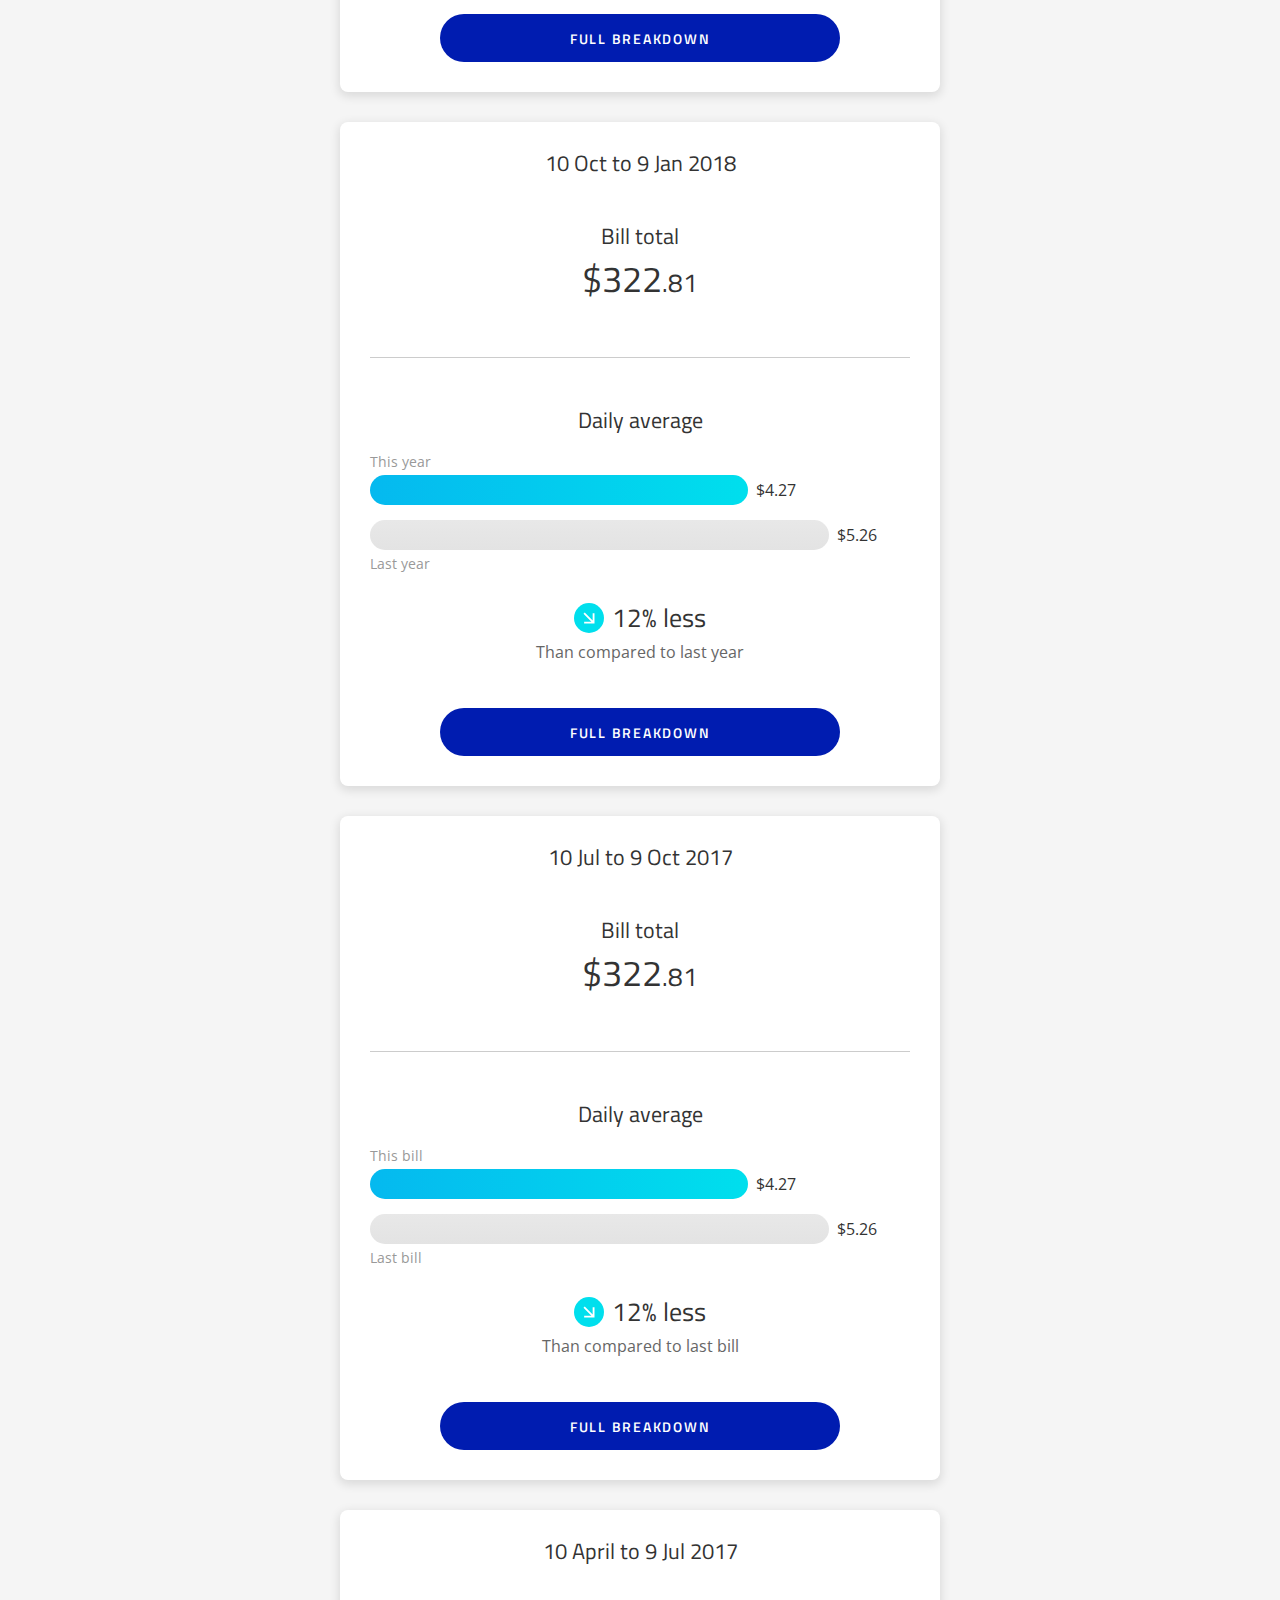
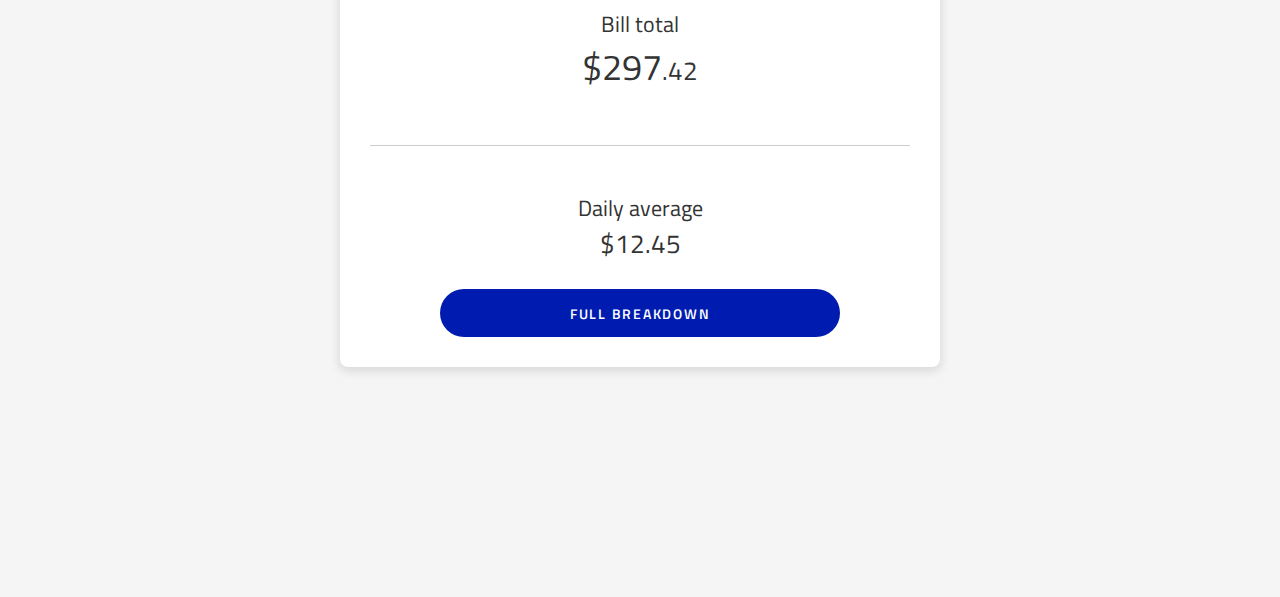
<file: usage-period-lg.html>
<!DOCTYPE html>
<html lang="en">
<head>
<meta charset="UTF-8">
<meta http-equiv="X-UA-Compatible" content="IE=edge">
<meta name="viewport" content="width=device-width, height=device-height, minimum-scale=1.0, initial-scale=1.0, user-scalable=0">
<meta name = "format-detection" content = "telephone=no">
<title>AGL Energy - Test</title>
<link href="https://fonts.googleapis.com/css?family=Open+Sans:400,700|Titillium+Web:400,600, 700" rel="stylesheet">
<link href="https://fonts.googleapis.com/icon?family=Material+Icons" rel="stylesheet">
<link href="css/usage-bp-mobile.css" rel="stylesheet">
<link href="css/usage-bp-desktop.css" rel="stylesheet">
</head>
<body>

<!-- nav -->
<div class="nav-primary">
	<img src="images/nav-desktop.png">
</div>
<!-- / nav -->

<!-- Content -->
<div class="content-wrapper">





<!-- tab -->
<div class="fuel-tab">
	<div class="fuel-tab-control fuel-tab-elec">
		<div class="fuel-tab-icon"><img src="images/elec-icon-active.svg"></div>
		<div class="fuel-tab-label fuel-tab-label-elec">Electricity</div>
	</div>
	<div class="fuel-tab-control fuel-tab-gas">
		<div class="fuel-tab-icon">
			<img src="images/gas-icon-inactive-03.svg">
			<img src="images/gas-icon-inactive-04.svg">
		</div>
		<div class="fuel-tab-label fuel-tab-label-gas fuel-tab-static">Gas</div>
	</div>
</div>
<!-- / tab -->


<!-- current bill period -->
<div class="bp-wrapper bp-current">
	
	<div class="bp-date">13 Mar to 09 May 2018</div>
	
	
<!-- tracker -->
	<div class="bp-tracker-wrapper">
		<div class="bp-tracker-start-date">13<br> <span class="month">Mar</span></div>	
		<div class="bp-tracker-gfx">
			<div class="bp-tracker-gfx-start"></div>
			<div class="bp-tracker-gfx-current"></div>
			<div class="bp-tracker-gfx-end"></div>
		</div>	
		<div class="bp-tracker-start-end">09<br> <span class="month">May</span></div>	
	</div>
<!-- /tracker -->

<!-- cost to date -->
	<div class="bp-ctd-wrapper">
		<div class="bp-ctd-hd">Cost to date</div>	
		<div class="bp-ctd-amount"><span class="">$</span>67<span class="no-small">.56</span><span class="ctd-kwh">253kWh</span></div>
		<div class="bp-ctd-projection">Bill projection $140.26 </div>
	</div>
<!-- /cost to date -->



<!-- snapshot -->
	<div class="bp-snap-wrapper">
		<div class="bp-snap-hd">Daily average</div>
		
		<div class="bp-snap-compare-wrapper">
			<div class="bp-snap-compare-this">
				<div class="bp-snap-compare-label">This year</div>
				<div class="bp-snap-compare-bar-wrapper">
					<div class="bp-snap-compare-bar"></div>
					<div class="bp-snap-compare-amount">$8.07</div>
				</div>
			</div>
			<div class="bp-snap-compare-last">
				<div class="bp-snap-compare-bar-wrapper">
					<div class="bp-snap-compare-bar"></div>
					<div class="bp-snap-compare-amount">$3.16</div>
				</div>
				<div class="bp-snap-compare-label">Last year</div>
			</div>
		</div>
		
		<div class="bp-snap-insight">
			<div class="bp-snap-insight-delta"><img src="images/up-icon.svg"></div>
			<div class="bp-snap-insight-hd">60% more</div>
		</div>
		<div class="bp-snap-insight-sub">Than compared to last year</div>
	</div>
<!-- /snapshot date -->

	<button href="#" >Full breakdown</button>

</div>
<!-- / current bill period -->

<div class="prev-bill-hd">Previous bills</div>

<!-- past bill period 01  -->
<div class="bp-wrapper bp-past bp-past-01">
	
	<div class="bp-date">10 Jan to 12 Mar 2018</div>

<!-- cost to date -->
	<div class="bp-ctd-wrapper">
		<div class="bp-ctd-hd">Bill total</div>	
		<div class="bp-ctd-amount">$821<span class="no-small">.23</span></div>
		<div class="bp-ctd-projection"> </div>
	</div>
<!-- /cost to date -->



<!-- snapshot -->
	<div class="bp-snap-wrapper">
		<div class="bp-snap-hd">Daily average</div>
		
		<div class="bp-snap-compare-wrapper">
			<div class="bp-snap-compare-this">
				<div class="bp-snap-compare-label">This year</div>
				<div class="bp-snap-compare-bar-wrapper">
					<div class="bp-snap-compare-bar"></div>
					<div class="bp-snap-compare-amount">$12.27</div>
				</div>
			</div>
			<div class="bp-snap-compare-last">
				<div class="bp-snap-compare-bar-wrapper">
					<div class="bp-snap-compare-bar"></div>
					<div class="bp-snap-compare-amount">$5.26</div>
				</div>
				<div class="bp-snap-compare-label">Last year</div>
			</div>
		</div>
		
		<div class="bp-snap-insight">
			<div class="bp-snap-insight-delta"><img src="images/up-icon.svg"></div>
			<div class="bp-snap-insight-hd">45% more</div>
		</div>
		<div class="bp-snap-insight-sub">Than compared to last year</div>
	</div>
<!-- /snapshot date -->

	<button href="#" >Full breakdown</button>

</div>
<!-- / past bill period 0 -->


<!-- past bill period 01  -->
<div class="bp-wrapper bp-past bp-past-02">
	
	<div class="bp-date">10 Oct to 9 Jan 2018</div>

<!-- cost to date -->
	<div class="bp-ctd-wrapper">
		<div class="bp-ctd-hd">Bill total</div>	
		<div class="bp-ctd-amount">$322<span class="no-small">.81</span></div>
	</div>
<!-- /cost to date -->



<!-- snapshot -->
	<div class="bp-snap-wrapper">
		<div class="bp-snap-hd">Daily average</div>
		
		<div class="bp-snap-compare-wrapper">
			<div class="bp-snap-compare-this">
				<div class="bp-snap-compare-label">This year</div>
				<div class="bp-snap-compare-bar-wrapper">
					<div class="bp-snap-compare-bar"></div>
					<div class="bp-snap-compare-amount">$4.27</div>
				</div>
			</div>
			<div class="bp-snap-compare-last">
				<div class="bp-snap-compare-bar-wrapper">
					<div class="bp-snap-compare-bar"></div>
					<div class="bp-snap-compare-amount">$5.26</div>
				</div>
				<div class="bp-snap-compare-label">Last year</div>
			</div>
		</div>
		
		<div class="bp-snap-insight">
			<div class="bp-snap-insight-delta"><img src="images/down-icon.svg"></div>
			<div class="bp-snap-insight-hd">12% less</div>
		</div>
		<div class="bp-snap-insight-sub">Than compared to last year</div>
	</div>
<!-- /snapshot date -->

	<button href="#" >Full breakdown</button>

</div>
<!-- / past bill period 0 -->



<!-- past bill period 01  -->
<div class="bp-wrapper bp-past bp-past-02">
	
	<div class="bp-date">10 Jul to 9 Oct 2017</div>

<!-- cost to date -->
	<div class="bp-ctd-wrapper">
		<div class="bp-ctd-hd">Bill total</div>	
		<div class="bp-ctd-amount">$322<span class="no-small">.81</span></div>
	</div>
<!-- /cost to date -->



<!-- snapshot -->
	<div class="bp-snap-wrapper">
		<div class="bp-snap-hd">Daily average</div>
		
		<div class="bp-snap-compare-wrapper">
			<div class="bp-snap-compare-this">
				<div class="bp-snap-compare-label">This bill</div>
				<div class="bp-snap-compare-bar-wrapper">
					<div class="bp-snap-compare-bar"></div>
					<div class="bp-snap-compare-amount">$4.27</div>
				</div>
			</div>
			<div class="bp-snap-compare-last">
				<div class="bp-snap-compare-bar-wrapper">
					<div class="bp-snap-compare-bar"></div>
					<div class="bp-snap-compare-amount">$5.26</div>
				</div>
				<div class="bp-snap-compare-label">Last bill</div>
			</div>
		</div>
		
		<div class="bp-snap-insight">
			<div class="bp-snap-insight-delta"><img src="images/down-icon.svg"></div>
			<div class="bp-snap-insight-hd">12% less</div>
		</div>
		<div class="bp-snap-insight-sub">Than compared to last bill</div>
	</div>
<!-- /snapshot date -->

	<button href="#" >Full breakdown</button>

</div>
<!-- / past bill period 0 -->



<!-- past bill period 01  -->
<div class="bp-wrapper bp-past bp-past-02">
	
	<div class="bp-date">10 April to 9 Jul 2017</div>

<!-- cost to date -->
	<div class="bp-ctd-wrapper">
		<div class="bp-ctd-hd">Bill total</div>	
		<div class="bp-ctd-amount">$297<span class="no-small">.42</span></div>
	</div>
<!-- /cost to date -->



<!-- snapshot -->
	<div class="bp-snap-wrapper one-year">
		<div class="bp-snap-hd">Daily average</div>
		<div class="bp-snap-insight-hd">$12.45</div>
	</div>
<!-- /snapshot date -->

	<button href="#" >Full breakdown</button>

</div>
<!-- / past bill period 0 -->


</div>
<!-- / Content -->



<script src="js/jquery-1.11.3.min.js"></script>


</body>
</html>
</file>
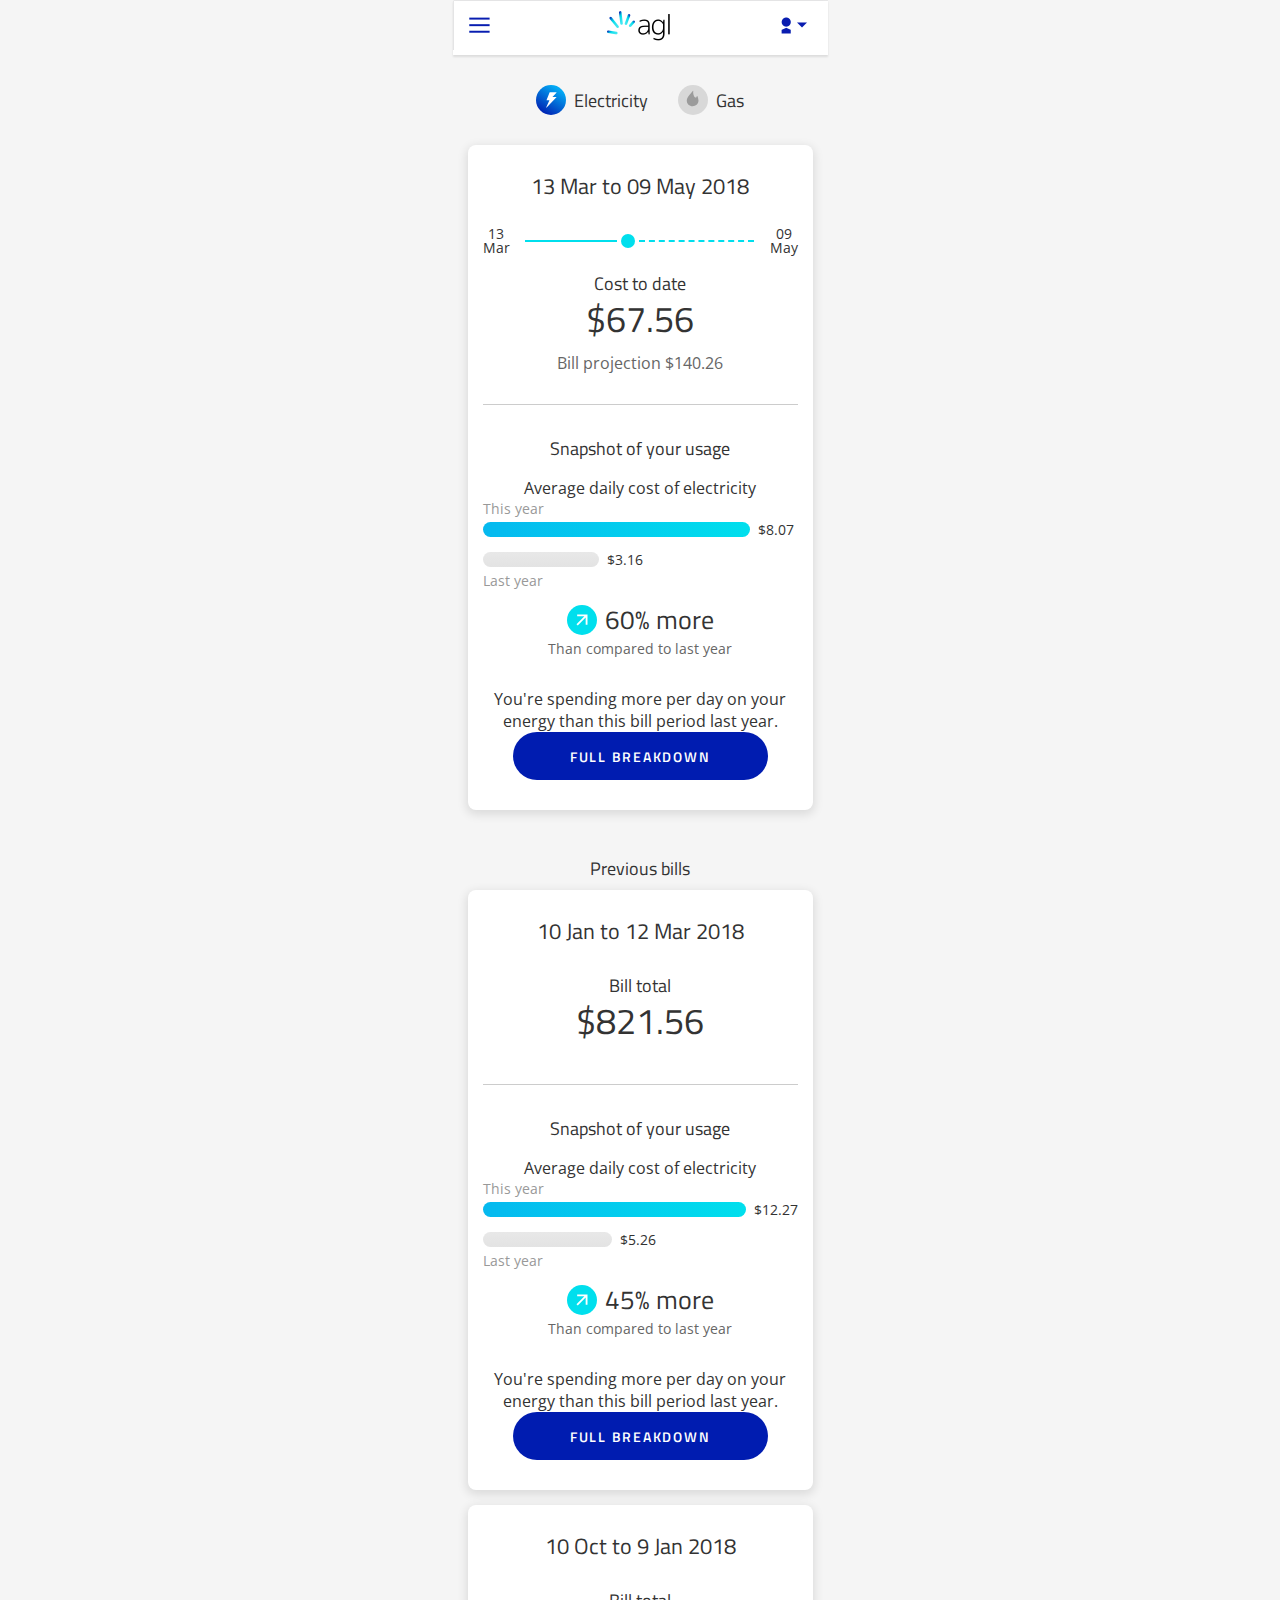
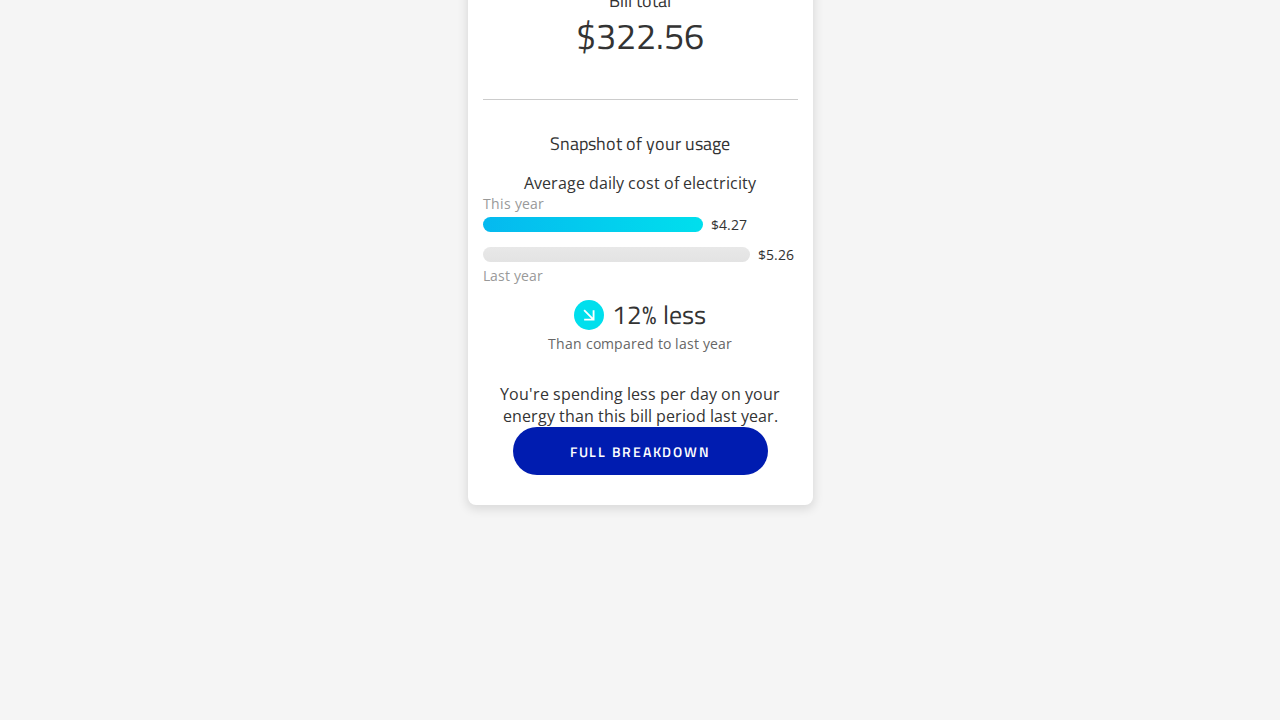
<file: Usage-period-sm.html>
<!DOCTYPE html>
<html lang="en">
<head>
<meta charset="UTF-8">
<meta http-equiv="X-UA-Compatible" content="IE=edge">
<meta name="viewport" content="width=device-width, height=device-height, minimum-scale=1.0, initial-scale=1.0, user-scalable=0">
<meta name = "format-detection" content = "telephone=no">
<title>AGL Energy - Test</title>

<!-- Bootstrap -->
<link href="https://fonts.googleapis.com/css?family=Open+Sans:400,700|Titillium+Web:400,600, 700" rel="stylesheet">
<link href="https://fonts.googleapis.com/icon?family=Material+Icons" rel="stylesheet">
<link href="css/variables.css" rel="stylesheet">
<link href="css/usage-bp-mobile.css" rel="stylesheet">



<!-- HTML5 shim and Respond.js for IE8 support of HTML5 elements and media queries -->
<!-- WARNING: Respond.js doesn't work if you view the page via file:// -->
<!--[if lt IE 9]>
      <script src="https://oss.maxcdn.com/html5shiv/3.7.2/html5shiv.min.js"></script>
      <script src="https://oss.maxcdn.com/respond/1.4.2/respond.min.js"></script>
    <![endif]-->
    
    
<style>
</style>


</head>
<body>

<!-- Content -->
<div class="content-wrapper">

<!-- nav -->
<div class="nav-primary">
	<img src="images/nav-mobile.png">
</div>
<!-- / nav -->


<!-- tab -->
<div class="fuel-tab">
	<div class="fuel-tab-icon"><img src="images/elec-icon-active.svg"></div>
	<div class="fuel-tab-label fuel-tab-label-elec">Electricity</div>
	<div class="fuel-tab-icon"><img src="images/gas-icon-inactive.svg"></div>
	<div class="fuel-tab-label fuel-tab-label-gas">Gas</div>
</div>
<!-- / tab -->


<!-- current bill period -->
<div class="bp-wrapper bp-current">
	
	<div class="bp-date">13 Mar to 09 May 2018</div>
	
	
<!-- tracker -->
	<div class="bp-tracker-wrapper">
		<div class="bp-tracker-start-date">13 <br> Mar</div>	
		<div class="bp-tracker-gfx">
			<div class="bp-tracker-gfx-start"></div>
			<div class="bp-tracker-gfx-current"></div>
			<div class="bp-tracker-gfx-end"></div>
		</div>	
		<div class="bp-tracker-start-end">09 <br> May</div>	
	</div>
<!-- /tracker -->

<!-- cost to date -->
	<div class="bp-ctd-wrapper">
		<div class="bp-ctd-hd">Cost to date</div>	
		<div class="bp-ctd-amount">$67.56</div>
		<div class="bp-ctd-projection">Bill projection $140.26 </div>
	</div>
<!-- /cost to date -->



<!-- snapshot -->
	<div class="bp-snap-wrapper">
		<div class="bp-snap-hd">Snapshot of your usage</div>
		<div class="bp-snap-sub">Average daily cost of electricity	</div>
		
		<div class="bp-snap-compare-wrapper">
			<div class="bp-snap-compare-this">
				<div class="bp-snap-compare-label">This year</div>
				<div class="bp-snap-compare-bar-wrapper">
					<div class="bp-snap-compare-bar"></div>
					<div class="bp-snap-compare-amount">$8.07</div>
				</div>
			</div>
			<div class="bp-snap-compare-last">
				<div class="bp-snap-compare-bar-wrapper">
					<div class="bp-snap-compare-bar"></div>
					<div class="bp-snap-compare-amount">$3.16</div>
				</div>
				<div class="bp-snap-compare-label">Last year</div>
			</div>
		</div>
		
		<div class="bp-snap-insight">
			<div class="bp-snap-insight-delta"><img src="images/up-icon.svg"></div>
			<div class="bp-snap-insight-hd">60% more</div>
		</div>
		<div class="bp-snap-insight-sub">Than compared to last year</div>
		<div class="bp-snap-insight-body">
			You're spending more per day on your energy than this bill period last year.
		</div>
	</div>
<!-- /snapshot date -->

	<button href="#" >Full breakdown</button>

</div>
<!-- / current bill period -->

<div class="prev-bill-hd">Previous bills</div>

<!-- past bill period 01  -->
<div class="bp-wrapper bp-past bp-past-01">
	
	<div class="bp-date">10 Jan to 12 Mar 2018</div>

<!-- cost to date -->
	<div class="bp-ctd-wrapper">
		<div class="bp-ctd-hd">Bill total</div>	
		<div class="bp-ctd-amount">$821.56</div>
	</div>
<!-- /cost to date -->



<!-- snapshot -->
	<div class="bp-snap-wrapper">
		<div class="bp-snap-hd">Snapshot of your usage</div>
		<div class="bp-snap-sub">Average daily cost of electricity	</div>
		
		<div class="bp-snap-compare-wrapper">
			<div class="bp-snap-compare-this">
				<div class="bp-snap-compare-label">This year</div>
				<div class="bp-snap-compare-bar-wrapper">
					<div class="bp-snap-compare-bar"></div>
					<div class="bp-snap-compare-amount">$12.27</div>
				</div>
			</div>
			<div class="bp-snap-compare-last">
				<div class="bp-snap-compare-bar-wrapper">
					<div class="bp-snap-compare-bar"></div>
					<div class="bp-snap-compare-amount">$5.26</div>
				</div>
				<div class="bp-snap-compare-label">Last year</div>
			</div>
		</div>
		
		<div class="bp-snap-insight">
			<div class="bp-snap-insight-delta"><img src="images/up-icon.svg"></div>
			<div class="bp-snap-insight-hd">45% more</div>
		</div>
		<div class="bp-snap-insight-sub">Than compared to last year</div>
		<div class="bp-snap-insight-body">
			You're spending more per day on your energy than this bill period last year.
		</div>
	</div>
<!-- /snapshot date -->

	<button href="#" >Full breakdown</button>

</div>
<!-- / past bill period 0 -->


<!-- past bill period 01  -->
<div class="bp-wrapper bp-past bp-past-02">
	
	<div class="bp-date">10 Oct to 9 Jan 2018</div>

<!-- cost to date -->
	<div class="bp-ctd-wrapper">
		<div class="bp-ctd-hd">Bill total</div>	
		<div class="bp-ctd-amount">$322.56</div>
	</div>
<!-- /cost to date -->



<!-- snapshot -->
	<div class="bp-snap-wrapper">
		<div class="bp-snap-hd">Snapshot of your usage</div>
		<div class="bp-snap-sub">Average daily cost of electricity	</div>
		
		<div class="bp-snap-compare-wrapper">
			<div class="bp-snap-compare-this">
				<div class="bp-snap-compare-label">This year</div>
				<div class="bp-snap-compare-bar-wrapper">
					<div class="bp-snap-compare-bar"></div>
					<div class="bp-snap-compare-amount">$4.27</div>
				</div>
			</div>
			<div class="bp-snap-compare-last">
				<div class="bp-snap-compare-bar-wrapper">
					<div class="bp-snap-compare-bar"></div>
					<div class="bp-snap-compare-amount">$5.26</div>
				</div>
				<div class="bp-snap-compare-label">Last year</div>
			</div>
		</div>
		
		<div class="bp-snap-insight">
			<div class="bp-snap-insight-delta"><img src="images/down-icon.svg"></div>
			<div class="bp-snap-insight-hd">12% less</div>
		</div>
		<div class="bp-snap-insight-sub">Than compared to last year</div>
		<div class="bp-snap-insight-body">
			You're spending less per day on your energy than this bill period last year.
		</div>
	</div>
<!-- /snapshot date -->

	<button href="#" >Full breakdown</button>

</div>
<!-- / past bill period 0 -->


</div>
<!-- / Content -->

<script src="js/jquery-1.11.3.min.js"></script>


</body>
</html>
</file>
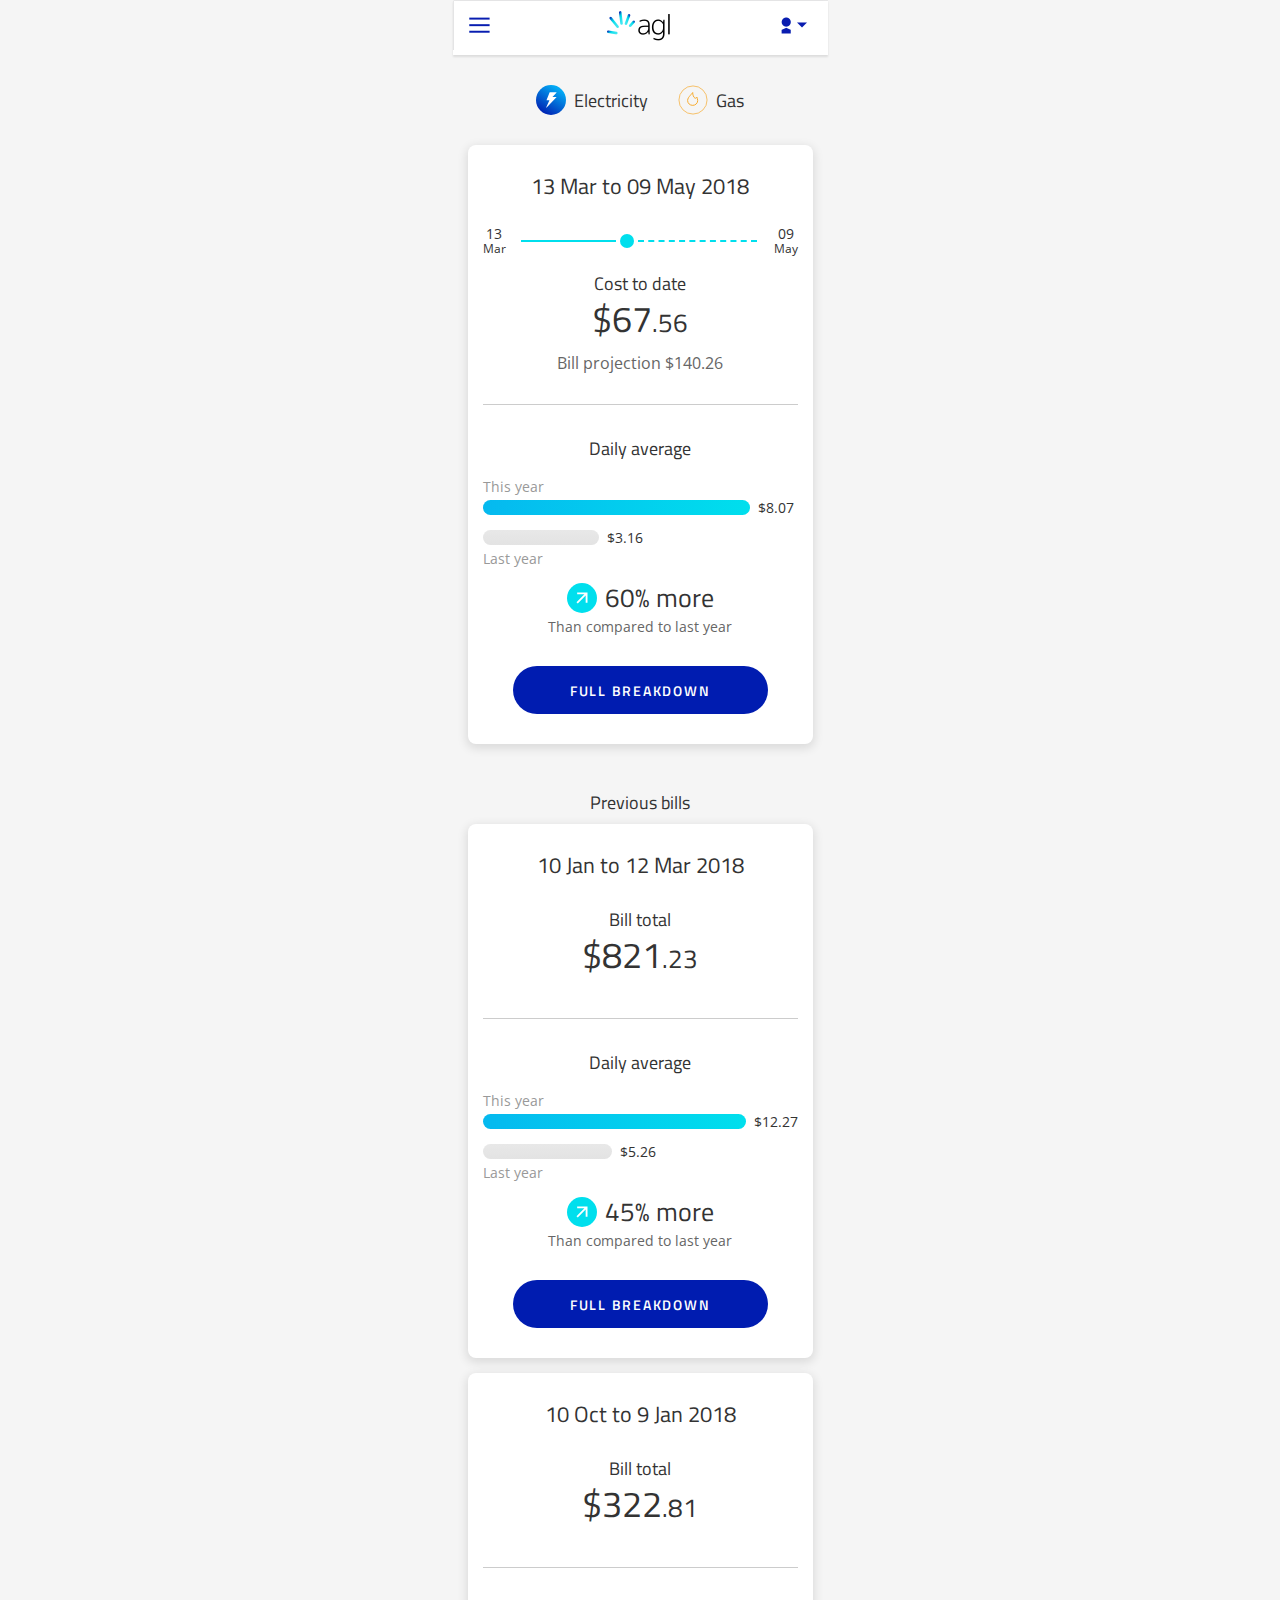
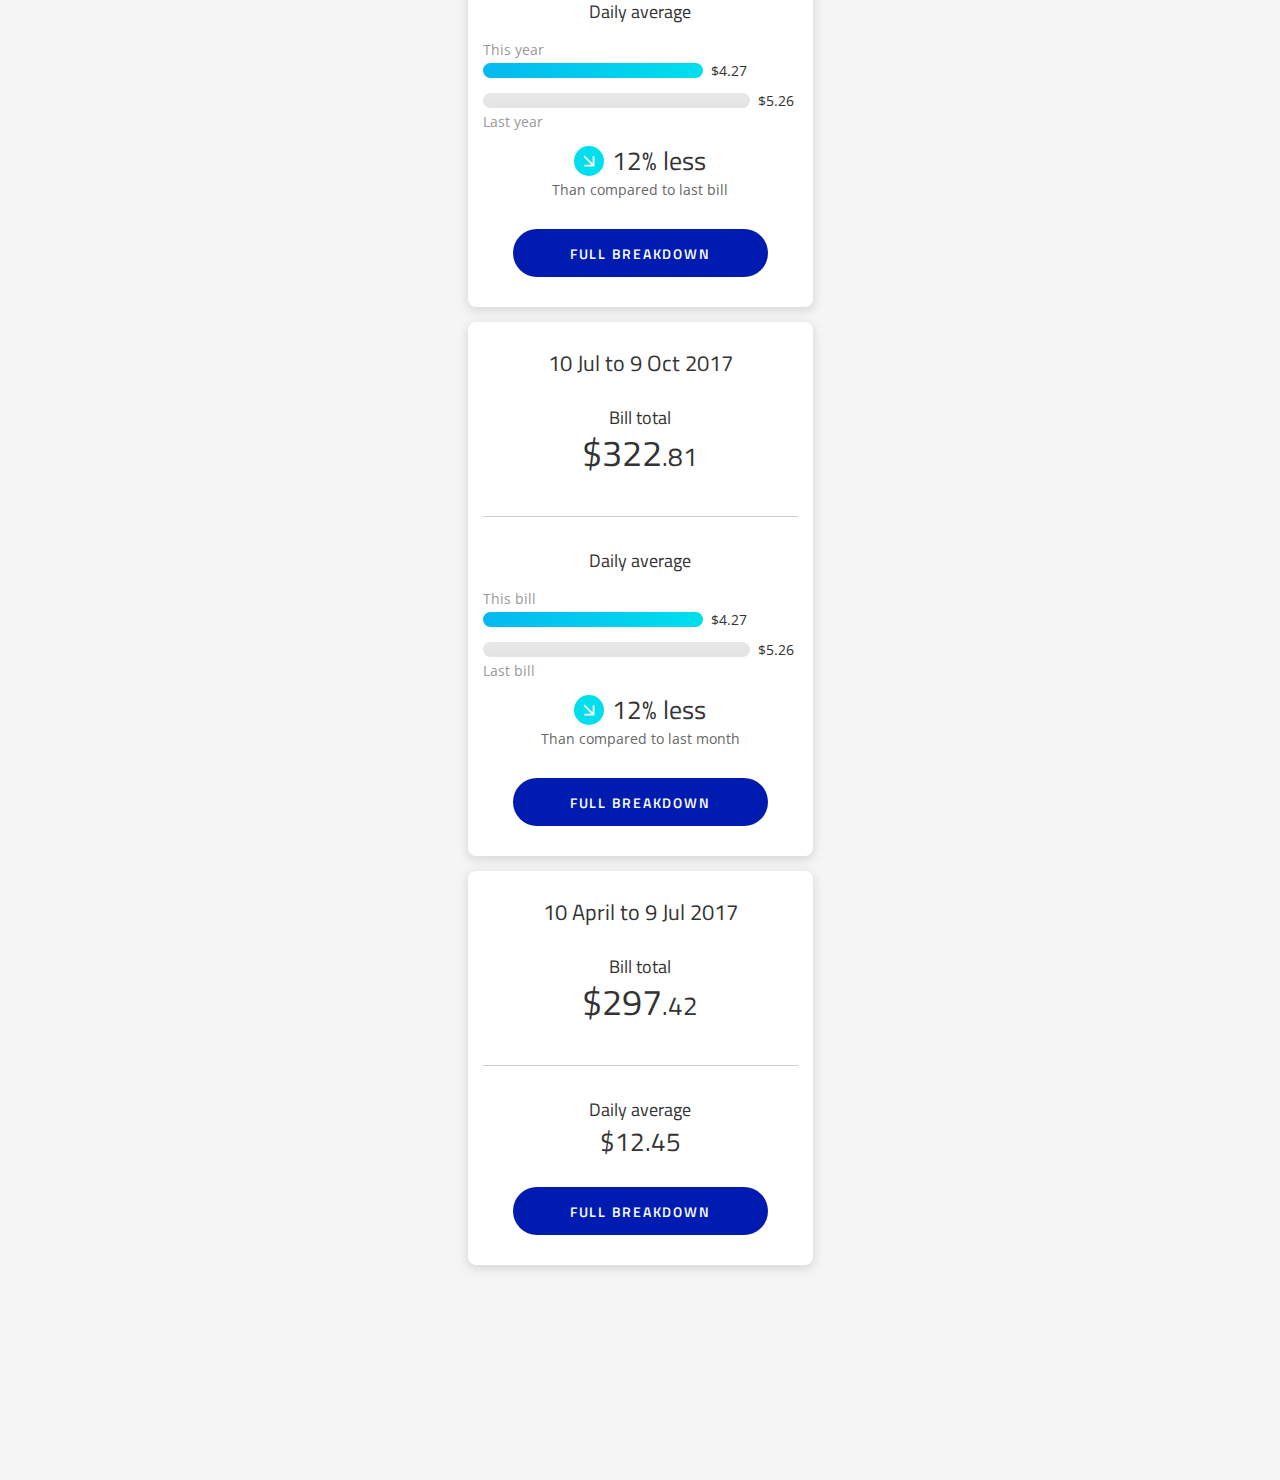
<file: usage-period-sm.html>
<!DOCTYPE html>
<html lang="en">
<head>
<meta charset="UTF-8">
<meta http-equiv="X-UA-Compatible" content="IE=edge">
<meta name="viewport" content="width=device-width, height=device-height, minimum-scale=1.0, initial-scale=1.0, user-scalable=0">
<meta name = "format-detection" content = "telephone=no">
<title>AGL Energy - Test</title>
<link href="https://fonts.googleapis.com/css?family=Open+Sans:400,700|Titillium+Web:400,600, 700" rel="stylesheet">
<link href="https://fonts.googleapis.com/icon?family=Material+Icons" rel="stylesheet">
<link href="css/variables.css" rel="stylesheet">
<link href="css/usage-bp-mobile.css" rel="stylesheet">
</head>
<body>

<!-- Content -->
<div class="content-wrapper">

<!-- nav -->
<div class="nav-primary">
	<img src="images/nav-mobile.png">
</div>
<!-- / nav -->


<!-- tab -->
<div class="fuel-tab">
	<div class="fuel-tab-control fuel-tab-elec">
		<div class="fuel-tab-icon"><img src="images/elec-icon-active.svg"></div>
		<div class="fuel-tab-label fuel-tab-label-elec">Electricity</div>
	</div>
	<div class="fuel-tab-control fuel-tab-gas">
		<div class="fuel-tab-icon"><img src="images/gas-icon-inactive-04.svg"></div>
		<div class="fuel-tab-label fuel-tab-label-gas fuel-tab-static">Gas</div>
	</div>
</div>
<!-- / tab -->


<!-- current bill period -->
<div class="bp-wrapper bp-current">
	
	<div class="bp-date">13 Mar to 09 May 2018</div>
	
	
<!-- tracker -->
	<div class="bp-tracker-wrapper">
		<div class="bp-tracker-start-date">13<br> <span class="month">Mar</span></div>	
		<div class="bp-tracker-gfx">
			<div class="bp-tracker-gfx-start"></div>
			<div class="bp-tracker-gfx-current"></div>
			<div class="bp-tracker-gfx-end"></div>
		</div>	
		<div class="bp-tracker-start-end">09<br> <span class="month">May</span></div>	
	</div>
<!-- /tracker -->

<!-- cost to date -->
	<div class="bp-ctd-wrapper">
		<div class="bp-ctd-hd">Cost to date</div>	
		<div class="bp-ctd-amount"><span class="">$</span>67<span class="no-small">.56</span><span class="ctd-kwh">253kWh</span></div>
		<div class="bp-ctd-projection">Bill projection $140.26 </div>
	</div>
<!-- /cost to date -->



<!-- snapshot -->
	<div class="bp-snap-wrapper">
		<div class="bp-snap-hd">Daily average</div>
		
		<div class="bp-snap-compare-wrapper">
			<div class="bp-snap-compare-this">
				<div class="bp-snap-compare-label">This year</div>
				<div class="bp-snap-compare-bar-wrapper">
					<div class="bp-snap-compare-bar"></div>
					<div class="bp-snap-compare-amount">$8.07</div>
				</div>
			</div>
			<div class="bp-snap-compare-last">
				<div class="bp-snap-compare-bar-wrapper">
					<div class="bp-snap-compare-bar"></div>
					<div class="bp-snap-compare-amount">$3.16</div>
				</div>
				<div class="bp-snap-compare-label">Last year</div>
			</div>
		</div>
		
		<div class="bp-snap-insight">
			<div class="bp-snap-insight-delta"><img src="images/up-icon.svg"></div>
			<div class="bp-snap-insight-hd">60% more</div>
		</div>
		<div class="bp-snap-insight-sub">Than compared to last year</div>
	</div>
<!-- /snapshot date -->

	<button href="#" >Full breakdown</button>

</div>
<!-- / current bill period -->

<div class="prev-bill-hd">Previous bills</div>

<!-- past bill period 01  -->
<div class="bp-wrapper bp-past bp-past-01">
	
	<div class="bp-date">10 Jan to 12 Mar 2018</div>

<!-- cost to date -->
	<div class="bp-ctd-wrapper">
		<div class="bp-ctd-hd">Bill total</div>	
		<div class="bp-ctd-amount">$821<span class="no-small">.23</span></div>
		<div class="bp-ctd-projection"> </div>
	</div>
<!-- /cost to date -->



<!-- snapshot -->
	<div class="bp-snap-wrapper">
		<div class="bp-snap-hd">Daily average</div>
		
		<div class="bp-snap-compare-wrapper">
			<div class="bp-snap-compare-this">
				<div class="bp-snap-compare-label">This year</div>
				<div class="bp-snap-compare-bar-wrapper">
					<div class="bp-snap-compare-bar"></div>
					<div class="bp-snap-compare-amount">$12.27</div>
				</div>
			</div>
			<div class="bp-snap-compare-last">
				<div class="bp-snap-compare-bar-wrapper">
					<div class="bp-snap-compare-bar"></div>
					<div class="bp-snap-compare-amount">$5.26</div>
				</div>
				<div class="bp-snap-compare-label">Last year</div>
			</div>
		</div>
		
		<div class="bp-snap-insight">
			<div class="bp-snap-insight-delta"><img src="images/up-icon.svg"></div>
			<div class="bp-snap-insight-hd">45% more</div>
		</div>
		<div class="bp-snap-insight-sub">Than compared to last year</div>
	</div>
<!-- /snapshot date -->

	<button href="#" >Full breakdown</button>

</div>
<!-- / past bill period 0 -->


<!-- past bill period 01  -->
<div class="bp-wrapper bp-past bp-past-02">
	
	<div class="bp-date">10 Oct to 9 Jan 2018</div>

<!-- cost to date -->
	<div class="bp-ctd-wrapper">
		<div class="bp-ctd-hd">Bill total</div>	
		<div class="bp-ctd-amount">$322<span class="no-small">.81</span></div>
	</div>
<!-- /cost to date -->



<!-- snapshot -->
	<div class="bp-snap-wrapper">
		<div class="bp-snap-hd">Daily average</div>
		
		<div class="bp-snap-compare-wrapper">
			<div class="bp-snap-compare-this">
				<div class="bp-snap-compare-label">This year</div>
				<div class="bp-snap-compare-bar-wrapper">
					<div class="bp-snap-compare-bar"></div>
					<div class="bp-snap-compare-amount">$4.27</div>
				</div>
			</div>
			<div class="bp-snap-compare-last">
				<div class="bp-snap-compare-bar-wrapper">
					<div class="bp-snap-compare-bar"></div>
					<div class="bp-snap-compare-amount">$5.26</div>
				</div>
				<div class="bp-snap-compare-label">Last year</div>
			</div>
		</div>
		
		<div class="bp-snap-insight">
			<div class="bp-snap-insight-delta"><img src="images/down-icon.svg"></div>
			<div class="bp-snap-insight-hd">12% less</div>
		</div>
		<div class="bp-snap-insight-sub">Than compared to last bill</div>
	</div>
<!-- /snapshot date -->

	<button href="#" >Full breakdown</button>

</div>
<!-- / past bill period 0 -->


<!-- past bill period 01  -->
<div class="bp-wrapper bp-past bp-past-02">
	
	<div class="bp-date">10 Jul to 9 Oct 2017</div>

<!-- cost to date -->
	<div class="bp-ctd-wrapper">
		<div class="bp-ctd-hd">Bill total</div>	
		<div class="bp-ctd-amount">$322<span class="no-small">.81</span></div>
	</div>
<!-- /cost to date -->



<!-- snapshot -->
	<div class="bp-snap-wrapper">
		<div class="bp-snap-hd">Daily average</div>
		
		<div class="bp-snap-compare-wrapper">
			<div class="bp-snap-compare-this">
				<div class="bp-snap-compare-label">This bill</div>
				<div class="bp-snap-compare-bar-wrapper">
					<div class="bp-snap-compare-bar"></div>
					<div class="bp-snap-compare-amount">$4.27</div>
				</div>
			</div>
			<div class="bp-snap-compare-last">
				<div class="bp-snap-compare-bar-wrapper">
					<div class="bp-snap-compare-bar"></div>
					<div class="bp-snap-compare-amount">$5.26</div>
				</div>
				<div class="bp-snap-compare-label">Last bill</div>
			</div>
		</div>
		
		<div class="bp-snap-insight">
			<div class="bp-snap-insight-delta"><img src="images/down-icon.svg"></div>
			<div class="bp-snap-insight-hd">12% less</div>
		</div>
		<div class="bp-snap-insight-sub">Than compared to last month</div>
	</div>
<!-- /snapshot date -->

	<button href="#" >Full breakdown</button>

</div>
<!-- / past bill period 0 -->



<!-- past bill period 01  -->
<div class="bp-wrapper bp-past bp-past-02">
	
	<div class="bp-date">10 April to 9 Jul 2017</div>

<!-- cost to date -->
	<div class="bp-ctd-wrapper">
		<div class="bp-ctd-hd">Bill total</div>	
		<div class="bp-ctd-amount">$297<span class="no-small">.42</span></div>
	</div>
<!-- /cost to date -->



<!-- snapshot -->
	<div class="bp-snap-wrapper one-year">
		<div class="bp-snap-hd">Daily average</div>
		<div class="bp-snap-insight-hd">$12.45</div>
	</div>
<!-- /snapshot date -->

	<button href="#" >Full breakdown</button>

</div>
<!-- / past bill period 0 -->


</div>
<!-- / Content -->

<script src="js/jquery-1.11.3.min.js"></script>


</body>
</html>
</file>
<file: css/variables.css>
:root {
    --col-btn-primary: #FFE344;    
    --col-secondary: #FFE344;

/* Primary Colours */
--primary-light: #00DFED;
--primary-dark: #001CB0;

/* Secondary Colours */ 
--secondary-success-light: #50E3C2;
--secondary-success-dark: #2CAA18;
--secondary-warning-light: #F80EC5;
--secondary-warning-dark: #FD334C;
--secondary-inform-light: #9D15FF;
--secondary-inform-dark: #6031A6;
--secondary-action-light: #FFE344;
--secondary-action-dark: #F6A623;

/* Neutral Colours */
--neutral-01: #333333;
--neutral-02: #666666;
--neutral-03: #999999;
--neutral-04: #CCCCCC;
--neutral-05: #E8E8E8;
--neutral-06: #F5F5F5;
--neutral-07: #F9F9F9;
--neutral-08: #FFFFFF;

/* Fonts */
--display-font-stack: 'Titillium Web', sans-serif;
--body-font-stack: 'Open Sans', sans-serif;

/* sizes */
--display-font-size-alpha: 36px;
--display-font-size-beta: 30px;
--display-font-size-gamma: 26px;
--display-font-size-delta: 22px;
--display-font-size-epsilon: 18px;
--display-font-size-number-large: 50px;
--display-font-size-number-prefix: 30px;

--body-font-size-big: 18px;
--body-font-size-normal: 16px;
--body-font-size-small: 14px;
--body-font-size-smallest: 12px;

/* Spacing */
--space-01: 4px;
--space-02: 8px;
--space-03: 15px;
--space-04: 30px;
--space-05: 45px;
--space-06: 60px;
--space-07: 90px;
--space-08: 120px;
--space-09: 180px;
    
}
</file>
<file: css/usage-bp-mobile.css>
:root {


/* Primary Colours */
--primary-light: #00DFED;
--primary-dark: #001CB0;

/* Secondary Colours */ 
--secondary-success-light: #50E3C2;
--secondary-success-dark: #2CAA18;
--secondary-warning-light: #F80EC5;
--secondary-warning-dark: #FD334C;
--secondary-inform-light: #9D15FF;
--secondary-inform-dark: #6031A6;
--secondary-action-light: #FFE344;
--secondary-action-dark: #F6A623;

/* Neutral Colours */
--neutral-01: #333333;
--neutral-02: #666666;
--neutral-03: #999999;
--neutral-04: #CCCCCC;
--neutral-05: #E8E8E8;
--neutral-06: #F5F5F5;
--neutral-07: #F9F9F9;
--neutral-08: #FFFFFF;

/* Fonts */
--display-font-stack: 'Titillium Web', sans-serif;
--body-font-stack: 'Open Sans', sans-serif;

/* sizes */
--display-font-size-01: 36px;
--display-font-size-02: 30px;
--display-font-size-03: 26px;
--display-font-size-04: 22px;
--display-font-size-05: 18px;
--display-font-size-number-large: 50px;
--display-font-size-number-prefix: 30px;

--body-font-size-big: 18px;
--body-font-size-normal: 16px;
--body-font-size-small: 14px;
--body-font-size-smallest: 12px;

/* Spacing */
--space-01: 4px;
--space-02: 8px;
--space-03: 15px;
--space-04: 30px;
--space-05: 45px;
--space-06: 60px;
--space-07: 90px;
--space-08: 120px;
--space-09: 180px;
 
 /* Shadow */
 --shadow-03: 0 5px 15px 2px rgba(0,0,0,0.20);
 --shadow-03: 0px 4px 12px 1px rgba(0,0,0,0.20);
--shadow-03: 0px 3px 10px 2px rgba(0,0,0,0.20);
--shadow-03: 0px 3px 10px 2px rgba(0,0,0,0.10);
--shadow-04: 0px 6px 15px 4px rgba(0,0,0,0.15);

 /* Border radius= */
--bd-radius-01: 4px;
--bd-radius-02: 8px;
--bd-radius-03: 12px;
--bd-radius-04: 8px;


--col-btn-primary: #001CB0;
--col-btn-primary-hover: #4C60C7;
--col-btn-primary-active: #00168B;
--col-btn-primary-focus: #4C60C7;
    
--col-btn-secondary: #FFE344;
    
--btn-height: 48px;
--btn-radius: 24px;
--btn-font-size: 14px;
--btn-font-weight: 600;

--col-usage-active: linear-gradient(270deg, #00DFED 0%, #05B9EF 100%);
--col-usage-inactive: linear-gradient(0deg, #E3E3E3 0%, #E8E8E8 100%);
}


/*
–––––––––––––––––––––––––––––––––––––––
Base
–––––––––––––––––––––––––––––––––––––––––––––––––––––––––––––––––*/
body {
	background-color: var(--neutral-06);
	margin: 0;
	padding: 0;
	font-family: var(--body-font-stack);
	font-size: var(--body-font-size-normal);
	color: var(--neutral-01);
	
}
.content-wrapper {
	max-width: 375px;
	margin: 0 auto;
	background-color: var(--neutral-06);
	padding-bottom: 200px;
}

img {
	width: 100%;
	height: auto;
}

/*
Nav
–––––––––––––––––––––––––––––––––––––––––––––––––––––––––––––––––*/
.nav-primary {
	background: #FFFFFF;
	box-shadow: 0 2px 2px 0 rgba(0,0,0,0.10);
	margin-bottom: var(--space-04);
}



/*
–––––––––––––––––––––––––––––––––––––––
 Fuel tab 
–––––––––––––––––––––––––––––––––––––––––––––––––––––––––––––––––*/

.fuel-tab {
	display: flex;
	align-items: center;
	justify-content: center;
	margin-bottom: var(--space-04);
	font-family: var(--display-font-stack);
	font-size: var(--display-font-size-05);
}
.fuel-tab-control {
	display: flex;
	align-items: center;
}
.fuel-tab-static {
	color: var(--neutral-01);
}
.fuel-tab-icon {
	margin-right: var(--space-02);
	width: 30px;
	height: 30px;
}
.fuel-tab-label-elec {
	margin-right: var(--space-04);
}


/*
–––––––––––––––––––––––––––––––––––––––
Bill period 
–––––––––––––––––––––––––––––––––––––––––––––––––––––––––––––––––*/
.bp-wrapper {
	background: #FFFFFF;
	border-radius: var(--bd-radius-04);
	box-shadow: var(--shadow-03);
	margin: 0 var(--space-03);
	padding: var(--space-04) var(--space-03); 
	text-align: center;
	margin-bottom: var(--space-03);
}

.bp-date {
	font-family: var(--display-font-stack);
	font-size: var(--display-font-size-04);
	margin-bottom: var(--space-04);
	line-height: 1;
}



/*
–––––––––––––––––––––––––––––––––––––––
Bill period - tracker
–––––––––––––––––––––––––––––––––––––––––––––––––––––––––––––––––*/
.bp-tracker-wrapper {
	display: flex;
	align-items: center;
	justify-content: space-between;
	margin-bottom: var(--space-03);
	width: 100%;
}

.bp-tracker-start-date, 
.bp-tracker-start-end {
	font-size: var(--body-font-size-small);
	font-family: var(--body-font-stack);
	text-align: center;
	line-height: 1;
}
.month {
	font-size: var(--body-font-size-smallest);
}

.bp-tracker-gfx {
	width: calc(100% - 60px);
	display: flex;
	align-items: center;
	margin-left: var(--space-03);
	margin-right: var(--space-03);
}
.bp-tracker-gfx-start {
	width: 40%;
	border-bottom: 2px solid var(--primary-light);
}
.bp-tracker-gfx-current {
	width: 14px;
	height: 14px;
	margin: 0 var(--space-01);
	background-color: var(--primary-light);
	border-radius: 14px; 
}
.bp-tracker-gfx-end {
	width: 50%;
	border-bottom: 2px dashed var(--primary-light);
}


/*
–––––––––––––––––––––––––––––––––––––––
Bill period - cost to date
–––––––––––––––––––––––––––––––––––––––––––––––––––––––––––––––––*/
.bp-ctd-wrapper {
	border-bottom: 1px solid var(--neutral-04);
	padding: var(--space-04) 0;
	padding-top: 0;
	margin-bottom: var(--space-04);
}

.bp-ctd-hd {
	font-size: var(--display-font-size-05);
	font-family: var(--display-font-stack);
	color: var(--neutral-01);
	margin-bottom: var(--space-01);
}
.ctd-kwh {
	font-size: var(--body-font-size-small);
	font-family: var(--body-font-stack);
	margin-left: var(--space-02);
	color: var(--neutral-03);
	display: none;
}
.bp-ctd-amount {
	font-size: var(--display-font-size-01);
	font-family: var(--display-font-stack);
	color: var(--neutral-01);
	margin-bottom: var(--space-03);
	line-height: 1;
}
.bp-ctd-amount .no-small {
	font-size: var(--display-font-size-03);
}
.bp-ctd-projection {
	font-size: var(--body-font-size-normal);
	font-family: var(--body-font-stack);
	color: var(--neutral-02);
}


/*
–––––––––––––––––––––––––––––––––––––––
Average daily cost
––––––––––––––––––––––––––––––––––––––––––––––––––––––––––––––––– */
.bp-snap-hd {
	font-size: var(--display-font-size-05);
	font-family: var(--display-font-stack);
	color: var(--neutral-01);
	margin-bottom: var(--space-03);

}

.bp-snap-compare-wrapper {
	margin-bottom: var(--space-03);
}
.bp-snap-compare-this {
	margin-bottom: var(--space-03);
}
.bp-snap-compare-label {
	text-align: left;
	font-size: var(--body-font-size-small);
	font-family: var(--body-font-stack);
	color: var(--neutral-03);	
}
.bp-snap-compare-this .bp-snap-compare-label {
	margin-bottom: var(--space-01);
}
.bp-snap-compare-last .bp-snap-compare-label {
	margin-top: var(--space-01);
}
.bp-snap-compare-bar {
	width: 85%;
	height: 15px;
	background-color: var(--primary-dark);
	background-image: var(--col-usage-active);
	border-radius: 15px;
}
.bp-snap-compare-bar-wrapper {
	display: flex;
}
.bp-snap-compare-amount {
	font-size: var(--body-font-size-small);
	font-family: var(--body-font-stack);
	color: var(--neutral-01);
	line-height: 15px;
	margin-left: var(--space-02);
	text-align: left;
}
.bp-snap-compare-last .bp-snap-compare-bar {
	background-color: var(--primary-light);
	background-image: var(--col-usage-inactive);
	width: 37%;
}

/*
–––––––––––––––––––––––––––––––––––––––
One year data set
––––––––––––––––––––––––––––––––––––––––––––––––––––––––––––––––– */
.one-year .bp-snap-hd {
	margin-bottom: var(--space-01);
}
.one-year .bp-snap-insight-hd {
	font-size: var(--display-font-size-03);
	margin-bottom: var(--space-04);
}

/*
–––––––––––––––––––––––––––––––––––––––
60% more
–––––––––––––––––––––––––––––––––––––––––––––––––––––––––––––––––*/
.bp-snap-insight {
	display: flex;
	justify-content: center;
	align-content: center;
	height: 30px;
	margin-bottom: var(--space-01);
}
.bp-snap-insight-delta {
	width: 30px;
	height: 30px;	
	margin-right: var(--space-02);
}
.bp-snap-insight-hd {
	font-size: var(--display-font-size-03);
	font-family: var(--display-font-stack);
	line-height: 30px;
	height: 30px;
}
.bp-snap-insight-sub {
	font-size: var(--body-font-size-small);
	font-family: var(--body-font-stack);
	margin-bottom: var(--space-04);
	color: var(--neutral-02);
}





/*
–––––––––––––––––––––––––––––––––––––––
Previous bills
–––––––––––––––––––––––––––––––––––––––––––––––––––––––––––––––––*/
.prev-bill-hd {
	margin-top: var(--space-05);
	margin-bottom: var(--space-02);
	font-size: var(--display-font-size-05);
	font-family: var(--display-font-stack);
	text-align: center;
}
.bp-past-01 .bp-snap-compare-last .bp-snap-compare-bar {
	width: 41%;
}
.bp-past-02 .bp-snap-compare-last .bp-snap-compare-bar {
	width: 85%;
}
.bp-past-02 .bp-snap-compare-this .bp-snap-compare-bar {
	width: 70%;
}






/*
–––––––––––––––––––––––––––––––––––––––
 Button 
–––––––––––––––––––––––––––––––––––––––––––––––––––––––––––––––––*/
button {
	font-family: var(--display-font-stack);
	font-size: var(--btn-font-size);
	font-weight: var(--btn-font-weight);
	letter-spacing: 1.75px;
	text-transform: uppercase;
	font-size: 14px;
	text-align: center;
	
	color: #fff;
	background-color: var(--col-btn-primary);
	
	border: none;
	border-radius: var(--btn-radius);
	
	
	padding: 0 16px;
	height: var(--btn-height);
		

	transition: background-color 0.5s ease-in-out;
	display: block;
	user-select: none;
	margin: 0 auto;
	
	width: 255px;
}
button:hover {
	cursor: pointer;
	background-color: var(--col-btn-primary-hover);
}
button:active {
	cursor: pointer;
	background-color: var(--col-btn-primary-active);
}
button:focus {
	outline: none;
	box-shadow: 0 0 0 0.2rem var(--primary-light);
}
</file>
<file: css/style.css>
/* 

Base
______________________________________________________________________________ 
*/

body {
	background-color: #F9F9F9;
	padding: 0;
	margin: 0;
	font-size: 16px;
	font-family: 'Open Sans', sans-serif;
	color: #333;
}


/* 

Wrapper
______________________________________________________________________________ 
*/

.content-wrapper {
	background-color: #fff;
	padding: 15px;
	box-shadow: 0 2px 4px 0 rgba(0,0,0,0.25);
	min-height: 100%;
}

@media only screen and (min-width: 700px) {
	.content-wrapper {
		max-width: 700px;
		padding: 30px 60px;
		margin: 0 auto;
	}
}





/* 

Bar graph style
______________________________________________________________________________ 
*/

/* Layout - flexbox & widths */
.month-usage {
	position: relative;
}
.mm-item, 
.mm-date-wrapper, 
.usage-wrapper  {				
	display: flex;
	align-items: center;
}
.mm-item {
	width: 100%;
	height: 45px;
}
.usageDate-wrapper {
	flex-wrap: wrap;
	width: 40px;
}
.usageBar-wrapper {
	width: calc(100% - 40px - 92px - 10px);
	display: flex;
	align-items: center;
}
.usageDetails-wrapper {
	padding-left: 10px;
	width: 92px;
	display: none;
	align-items: center;
	justify-content:space-between;
}
.usageDate-wrapper div {
	width: 100%;
	text-align: center;
}
.usage-val-primary, .usage-val-secondary {
	width: calc(100% - 12px);
}
.usage-val-more {
	width: 12px;
}

.usageDetails-text {
	display: flex;
    flex-wrap: wrap;
    width: 80px;
}


/* Styling – text */
.date-no, .date-wkday, .usage-val-primary, .usage-val-secondary {
	color: #666;
	line-height: 1.2;
}
.date-no, .usage-val-primary {
	font-family: 'Titillium Web', sans-serif;
}
.date-wkday, .usage-val-secondary {
	font-family: 'Open Sans', sans-serif;
}
.date-no {
	font-size: 16px;
	font-weight: bold;
}
.usage-val-primary {
	font-size: 22px;
}
.date-wkday, .usage-val-secondary {
	font-size: 12px;
}



/* Styling – data vis */
.usage-bar {
	opacity: 0.5;
	background-color: #00DFED;
	border-radius: 100px;
	height: 25px;
}
.projected .usage-bar {
	background: none;
	border: 1px solid #7FEFF6;
}

.usage-dash {
	background-image: linear-gradient(-90deg, rgba(0,223,237,0) 0%, rgba(0,223,237,1) 50%);
	height: 1px;
	display: none;
}
.usage-val-more {
	height: 22px;
	background-image: url(../images/icon-next.svg);
}
#current-bill-period .projected .usage-val-more {
	background: none;
}

/* interaction - hover, scroll */
.mm-item:hover {
	cursor: pointer;
}
.mm-item.active .usageDetails-wrapper,
.mm-item:hover .usageDetails-wrapper {
	display: flex;
	flex-wrap: wrap;
}
.mm-item.active .usage-dash,
.mm-item:hover .usage-dash {
	display: block;
}
#current-bill-period .projected.mm-item:hover {
	cursor:default;
}

/* current bill period */
/*
#current-bill-period {
	margin: -15px;
	padding: 15px;
	margin-bottom: 30px;
	background-image: linear-gradient(0deg, #001CB0 0%, #00B2E5 100%);
}

@media only screen and (min-width: 700px) {
	#current-bill-period {
		margin: -30px -60px;
		padding: 30px 60px;
		margin-bottom: 60px;
	}
}
#current-bill-period div {
	color: #fff;
}
#current-bill-period .usage-val-more {
	background-image: url(../images/icon-next-rev.svg);
}
*/
</file>
<file: css/usage-dy-mobile.css>
:root {


/* Primary Colours */
--primary-light: #00DFED;
--primary-dark: #001CB0;

/* Secondary Colours */ 
--secondary-success-light: #50E3C2;
--secondary-success-dark: #2CAA18;
--secondary-warning-light: #F80EC5;
--secondary-warning-dark: #FD334C;
--secondary-inform-light: #9D15FF;
--secondary-inform-dark: #6031A6;
--secondary-action-light: #FFE344;
--secondary-action-dark: #F6A623;

/* Neutral Colours */
--neutral-01: #333333;
--neutral-02: #666666;
--neutral-03: #999999;
--neutral-04: #CCCCCC;
--neutral-05: #E8E8E8;
--neutral-06: #F5F5F5;
--neutral-07: #F9F9F9;
--neutral-08: #FFFFFF;

/* Fonts */
--display-font-stack: 'Titillium Web', sans-serif;
--body-font-stack: 'Open Sans', sans-serif;

/* sizes */
--display-font-size-01: 36px;
--display-font-size-02: 30px;
--display-font-size-03: 26px;
--display-font-size-04: 22px;
--display-font-size-05: 18px;
--display-font-size-number-large: 50px;
--display-font-size-number-prefix: 30px;

--body-font-size-big: 18px;
--body-font-size-normal: 16px;
--body-font-size-small: 14px;
--body-font-size-smallest: 12px;

/* Spacing */
--space-01: 4px;
--space-02: 8px;
--space-03: 15px;
--space-04: 30px;
--space-05: 45px;
--space-06: 60px;
--space-07: 90px;
--space-08: 120px;
--space-09: 180px;
 
 /* Shadow */
 --shadow-03: 0 5px 15px 2px rgba(0,0,0,0.20);
 --shadow-03: 0px 4px 12px 1px rgba(0,0,0,0.20);
--shadow-03: 0px 3px 10px 2px rgba(0,0,0,0.20);
--shadow-03: 0px 3px 10px 2px rgba(0,0,0,0.10);
--shadow-04: 0px 6px 15px 4px rgba(0,0,0,0.15);

 /* Border radius= */
--bd-radius-01: 4px;
--bd-radius-02: 8px;
--bd-radius-03: 12px;
--bd-radius-04: 8px;


--col-btn-primary: #001CB0;
--col-btn-primary-hover: #4C60C7;
--col-btn-primary-active: #00168B;
--col-btn-primary-focus: #4C60C7;
    
--col-btn-secondary: #FFE344;
    
--btn-height: 48px;
--btn-radius: 24px;
--btn-font-size: 14px;
--btn-font-weight: 600;

--col-usage-active: linear-gradient(270deg, #00DFED 0%, #05B9EF 100%);
--col-usage-inactive: linear-gradient(0deg, #E3E3E3 0%, #E8E8E8 100%);
}


/*
–––––––––––––––––––––––––––––––––––––––
Base
–––––––––––––––––––––––––––––––––––––––––––––––––––––––––––––––––*/
body {
	background-color: var(--neutral-06);
	margin: 0;
	padding: 0;
	font-family: var(--body-font-stack);
	font-size: var(--body-font-size-normal);
	color: var(--neutral-01);
	
}
.content-wrapper {
	max-width: 375px;
	margin: 0 auto;
	background-color: var(--neutral-06);
	padding-bottom: 200px;
}

img {
	width: 100%;
	height: auto;
}

/*
Nav
–––––––––––––––––––––––––––––––––––––––––––––––––––––––––––––––––*/
.nav-primary {
	background: #FFFFFF;
	box-shadow: 0 2px 2px 0 rgba(0,0,0,0.10);
	margin-bottom: 0;
	z-index: 99;
}
.nav-sub {
	background-color: var(--neutral-05);
	color: var(--neutral-03);
	height: 50px;
	z-index: 1;
	padding: 0 var(--space-02); 
	display: flex;
	align-content: center;
	justify-content: center;
}
.nav-sub img {
	width: 10px;
}
.nav-sub-hd {
	color: var(--neutral-01);
	font-family: var(--display-font-stack);
	font-size: var(--display-font-size-05);
	line-height: 50px;
	width: calc(100% - 20px);
	text-align: center;
}
/*
–––––––––––––––––––––––––––––––––––––––
 Fuel tab 
–––––––––––––––––––––––––––––––––––––––––––––––––––––––––––––––––*/

.fuel-tab {
	display: flex;
	align-items: center;
	justify-content: center;
	margin-bottom: var(--space-04);
	font-family: var(--display-font-stack);
	font-size: var(--display-font-size-05);
}
.fuel-tab-control {
	display: flex;
	align-items: center;
}
.fuel-tab-static {
	color: var(--neutral-01);
}
.fuel-tab-icon {
	margin-right: var(--space-02);
	width: 30px;
	height: 30px;
}
.fuel-tab-label-elec {
	margin-right: var(--space-04);
}


/*
–––––––––––––––––––––––––––––––––––––––
Bill period 
–––––––––––––––––––––––––––––––––––––––––––––––––––––––––––––––––*/
.bp-wrapper {
	background: #FFFFFF;
	border-radius: var(--bd-radius-04);
	box-shadow: var(--shadow-03);
	margin: 0 var(--space-03);
	padding: var(--space-04) var(--space-03); 
	text-align: center;
	margin-bottom: var(--space-03);
}

.bp-date {
	font-family: var(--display-font-stack);
	font-size: var(--display-font-size-04);
	margin-bottom: var(--space-04);
	line-height: 1;
}



/*
–––––––––––––––––––––––––––––––––––––––
Bill period - tracker
–––––––––––––––––––––––––––––––––––––––––––––––––––––––––––––––––*/
.bp-tracker-wrapper {
	display: flex;
	align-items: center;
	justify-content: space-between;
	margin-bottom: var(--space-03);
	width: 100%;
}

.bp-tracker-start-date, 
.bp-tracker-start-end {
	font-size: var(--body-font-size-small);
	font-family: var(--body-font-stack);
	text-align: center;
	line-height: 1;
}
.month {
	font-size: var(--body-font-size-smallest);
}

.bp-tracker-gfx {
	width: calc(100% - 60px);
	display: flex;
	align-items: center;
	margin-left: var(--space-03);
	margin-right: var(--space-03);
}
.bp-tracker-gfx-start {
	width: 40%;
	border-bottom: 2px solid var(--primary-light);
}
.bp-tracker-gfx-current {
	width: 14px;
	height: 14px;
	margin: 0 var(--space-01);
	background-color: var(--primary-light);
	border-radius: 14px; 
}
.bp-tracker-gfx-end {
	width: 50%;
	border-bottom: 2px dashed var(--primary-light);
}


/*
–––––––––––––––––––––––––––––––––––––––
Bill period - cost to date
–––––––––––––––––––––––––––––––––––––––––––––––––––––––––––––––––*/
.bp-ctd-wrapper {
	border-bottom: 1px solid var(--neutral-04);
	padding: var(--space-04) 0;
	padding-top: 0;
	margin-bottom: var(--space-04);
}

.bp-ctd-hd {
	font-size: var(--display-font-size-05);
	font-family: var(--display-font-stack);
	color: var(--neutral-01);
	margin-bottom: var(--space-01);
}
.ctd-kwh {
	font-size: var(--body-font-size-small);
	font-family: var(--body-font-stack);
	margin-left: var(--space-02);
	color: var(--neutral-03);
	display: none;
}
.bp-ctd-amount {
	font-size: var(--display-font-size-01);
	font-family: var(--display-font-stack);
	color: var(--neutral-01);
	margin-bottom: var(--space-03);
	line-height: 1;
}
.bp-ctd-amount .no-small {
	font-size: var(--display-font-size-03);
}
.bp-ctd-projection {
	font-size: var(--body-font-size-normal);
	font-family: var(--body-font-stack);
	color: var(--neutral-02);
}


/*
–––––––––––––––––––––––––––––––––––––––
Average daily cost
––––––––––––––––––––––––––––––––––––––––––––––––––––––––––––––––– */
.bp-snap-hd {
	font-size: var(--display-font-size-05);
	font-family: var(--display-font-stack);
	color: var(--neutral-01);
	margin-bottom: var(--space-03);

}

.bp-snap-compare-wrapper {
	margin-bottom: var(--space-03);
}
.bp-snap-compare-this {
	margin-bottom: var(--space-03);
}
.bp-snap-compare-label {
	text-align: left;
	font-size: var(--body-font-size-small);
	font-family: var(--body-font-stack);
	color: var(--neutral-03);	
}
.bp-snap-compare-this .bp-snap-compare-label {
	margin-bottom: var(--space-01);
}
.bp-snap-compare-last .bp-snap-compare-label {
	margin-top: var(--space-01);
}
.bp-snap-compare-bar {
	width: 85%;
	height: 15px;
	background-color: var(--primary-dark);
	background-image: var(--col-usage-active);
	border-radius: 15px;
}
.bp-snap-compare-bar-wrapper {
	display: flex;
}
.bp-snap-compare-amount {
	font-size: var(--body-font-size-small);
	font-family: var(--body-font-stack);
	color: var(--neutral-01);
	line-height: 15px;
	margin-left: var(--space-02);
	text-align: left;
}
.bp-snap-compare-last .bp-snap-compare-bar {
	background-color: var(--primary-light);
	background-image: var(--col-usage-inactive);
	width: 37%;
}

/*
–––––––––––––––––––––––––––––––––––––––
One year data set
––––––––––––––––––––––––––––––––––––––––––––––––––––––––––––––––– */
.one-year .bp-snap-hd {
	margin-bottom: var(--space-01);
}
.one-year .bp-snap-insight-hd {
	font-size: var(--display-font-size-03);
	margin-bottom: var(--space-04);
}

/*
–––––––––––––––––––––––––––––––––––––––
60% more
–––––––––––––––––––––––––––––––––––––––––––––––––––––––––––––––––*/
.bp-snap-insight {
	display: flex;
	justify-content: center;
	align-content: center;
	height: 30px;
	margin-bottom: var(--space-01);
}
.bp-snap-insight-delta {
	width: 30px;
	height: 30px;	
	margin-right: var(--space-02);
}
.bp-snap-insight-hd {
	font-size: var(--display-font-size-03);
	font-family: var(--display-font-stack);
	line-height: 30px;
	height: 30px;
}
.bp-snap-insight-sub {
	font-size: var(--body-font-size-small);
	font-family: var(--body-font-stack);
	margin-bottom: var(--space-04);
	color: var(--neutral-02);
}





/*
–––––––––––––––––––––––––––––––––––––––
Previous bills
–––––––––––––––––––––––––––––––––––––––––––––––––––––––––––––––––*/
.prev-bill-hd {
	margin-top: var(--space-05);
	margin-bottom: var(--space-02);
	font-size: var(--display-font-size-05);
	font-family: var(--display-font-stack);
	text-align: center;
}
.bp-past-01 .bp-snap-compare-last .bp-snap-compare-bar {
	width: 41%;
}
.bp-past-02 .bp-snap-compare-last .bp-snap-compare-bar {
	width: 85%;
}
.bp-past-02 .bp-snap-compare-this .bp-snap-compare-bar {
	width: 70%;
}






/*
–––––––––––––––––––––––––––––––––––––––
 Button 
–––––––––––––––––––––––––––––––––––––––––––––––––––––––––––––––––*/
button {
	font-family: var(--display-font-stack);
	font-size: var(--btn-font-size);
	font-weight: var(--btn-font-weight);
	letter-spacing: 1.75px;
	text-transform: uppercase;
	font-size: 14px;
	text-align: center;
	
	color: #fff;
	background-color: var(--col-btn-primary);
	
	border: none;
	border-radius: var(--btn-radius);
	
	
	padding: 0 16px;
	height: var(--btn-height);
		

	transition: background-color 0.5s ease-in-out;
	display: block;
	user-select: none;
	margin: 0 auto;
	
	width: 255px;
}
button:hover {
	cursor: pointer;
	background-color: var(--col-btn-primary-hover);
}
button:active {
	cursor: pointer;
	background-color: var(--col-btn-primary-active);
}
button:focus {
	outline: none;
	box-shadow: 0 0 0 0.2rem var(--primary-light);
}
</file>
<file: css/usage-bp-desktop.css>
body {
}
.content-wrapper {
	max-width: 1140px;
	padding-bottom: 200px;
}

img {
	width: 100%;
	height: auto;
}

/*
Nav
–––––––––––––––––––––––––––––––––––––––––––––––––––––––––––––––––*/
.nav-primary {
	margin-bottom: var(--space-06);
	text-align: center;
	height: 70px!important;
}
.nav-primary img {
	width: 1140px;
	height: auto;
	margin: 0 auto;
}


/*
–––––––––––––––––––––––––––––––––––––––
 Fuel tab 
–––––––––––––––––––––––––––––––––––––––––––––––––––––––––––––––––*/

.fuel-tab {
	justify-content: flex-start;
	max-width: 600px;
	margin: 0 auto;
	margin-bottom: var(--space-04);
	font-size: var(--display-font-size-04);
}
.fuel-tab-icon {
	margin-right: var(--space-03);
	width: 40px;
	height: 40px;
}
.fuel-tab-label-elec {
	margin-right: var(--space-05);
}
.fuel-tab-control.fuel-tab-gas:hover {
	cursor: pointer;
}
.fuel-tab-control.fuel-tab-gas:hover .fuel-tab-label-gas{
	color: var(--secondary-action-dark);
}
.fuel-tab-gas .fuel-tab-icon img:last-child{display:none}
.fuel-tab-gas:hover img:first-child{display:none}
.fuel-tab-gas:hover img:last-child{display:inline-block}


/*
–––––––––––––––––––––––––––––––––––––––
Bill period 
–––––––––––––––––––––––––––––––––––––––––––––––––––––––––––––––––*/
.bp-wrapper {
	border-radius: var(--bd-radius-04);
	box-shadow: var(--shadow-03);
	width: 540px;
	margin: 0 auto;
	padding: var(--space-04); 
	margin-bottom: var(--space-04);
	
	position: relative;
/*	transition: box-shadow .3s ease-out, transform .4s ease-out, opacity .2s ease-out; */

	transition: 	box-shadow 		.4s 	ease-out, 
					transform 		.4s 	ease-out;
    transition-delay: .1;
}
.bp-wrapper:hover {
	box-shadow: var(--shadow-04);
	transform: translate(0, -2px);
	cursor: pointer;
}
.bp-date {
	margin-bottom: var(--space-05);
}



/*
–––––––––––––––––––––––––––––––––––––––
Bill period - tracker
–––––––––––––––––––––––––––––––––––––––––––––––––––––––––––––––––*/
.bp-tracker-wrapper {
	margin-bottom: var(--space-04);
}

.bp-tracker-start-date, .bp-tracker-start-end {
	font-size: var(--body-font-size-normal);
	width: 30px;
}
.month {
	font-size: var(--body-font-size-smallest);
}
.bp-tracker-start-end {
	margin-left: var(--space-02);
}
.bp-tracker-gfx {
	width: 100%;
}
.bp-tracker-gfx-start {
	width: 40%;
	border-bottom: 2px solid var(--primary-light);
}
.bp-tracker-gfx-current {
	width: 14px;
	height: 14px;
	margin: 0 var(--space-01);
	background-color: var(--primary-light);
	border-radius: 14px; 
}
.bp-tracker-gfx-end {
	width: 50%;
	border-bottom: 2px dashed var(--primary-light);
}


/*
–––––––––––––––––––––––––––––––––––––––
Bill period - cost to date
–––––––––––––––––––––––––––––––––––––––––––––––––––––––––––––––––*/
.bp-ctd-wrapper {
	padding: var(--space-05) 0;
	padding-top: 0;
	margin-bottom: var(--space-05);
}

.bp-ctd-hd {
	font-size: var(--display-font-size-04);
	margin-bottom: var(--space-02);
}
.bp-ctd-amount {
	font-size: var(--display-font-size-01);
	margin-bottom: var(--space-03);
	line-height: 1;
}
.bp-ctd-amount .no-small {
	font-size: var(--display-font-size-03);
}
.bp-ctd-projection {
	font-size: var(--body-font-size-normal);
}


/*
–––––––––––––––––––––––––––––––––––––––
Average daily cost
––––––––––––––––––––––––––––––––––––––––––––––––––––––––––––––––– */
.bp-snap-hd {
	font-size: var(--display-font-size-04);
	margin-bottom: var(--space-03);
}

.bp-snap-compare-wrapper {
	margin-bottom: var(--space-04);
}
.bp-snap-compare-this {
	margin-bottom: var(--space-03);
}
.bp-snap-compare-label {
	font-size: var(--body-font-size-small);
}
.bp-snap-compare-bar {
	height: 30px;
	border-radius: 30px;
}
.bp-snap-compare-amount {
	font-size: var(--body-font-size-normal);
	color: var(--neutral-01);
	line-height: 30px;
	margin-left: var(--space-02);
}


/*
–––––––––––––––––––––––––––––––––––––––
One year data set
––––––––––––––––––––––––––––––––––––––––––––––––––––––––––––––––– */
.one-year .bp-snap-hd {
	margin-bottom: var(--space-01);
}
.one-year .bp-snap-insight-hd {
	font-size: var(--display-font-size-03);
	margin-bottom: var(--space-04);
}

/*
–––––––––––––––––––––––––––––––––––––––
60% more
–––––––––––––––––––––––––––––––––––––––––––––––––––––––––––––––––*/
.bp-snap-insight {
	align-content: center;
	height: 30px;
	margin-bottom: var(--space-02);
}
.bp-snap-insight-delta {
	width: 30px;
	height: 30px;	
	margin-right: var(--space-02);
}
.bp-snap-insight-hd {
	font-size: var(--display-font-size-03);
	font-family: var(--display-font-stack);
	line-height: 30px;
	height: 30px;
}
.bp-snap-insight-sub {
	font-size: var(--body-font-size-normal);
	margin-bottom: var(--space-05);
}





/*
–––––––––––––––––––––––––––––––––––––––
Previous bills
–––––––––––––––––––––––––––––––––––––––––––––––––––––––––––––––––*/
.prev-bill-hd {
	font-size: var(--display-font-size-05);
	text-align: left;
	max-width: 600px;
	margin-left: auto;
	margin-right: auto;
}


/*
–––––––––––––––––––––––––––––––––––––––
 Button 
–––––––––––––––––––––––––––––––––––––––––––––––––––––––––––––––––*/
button {
	width: 400px;
}
</file>
